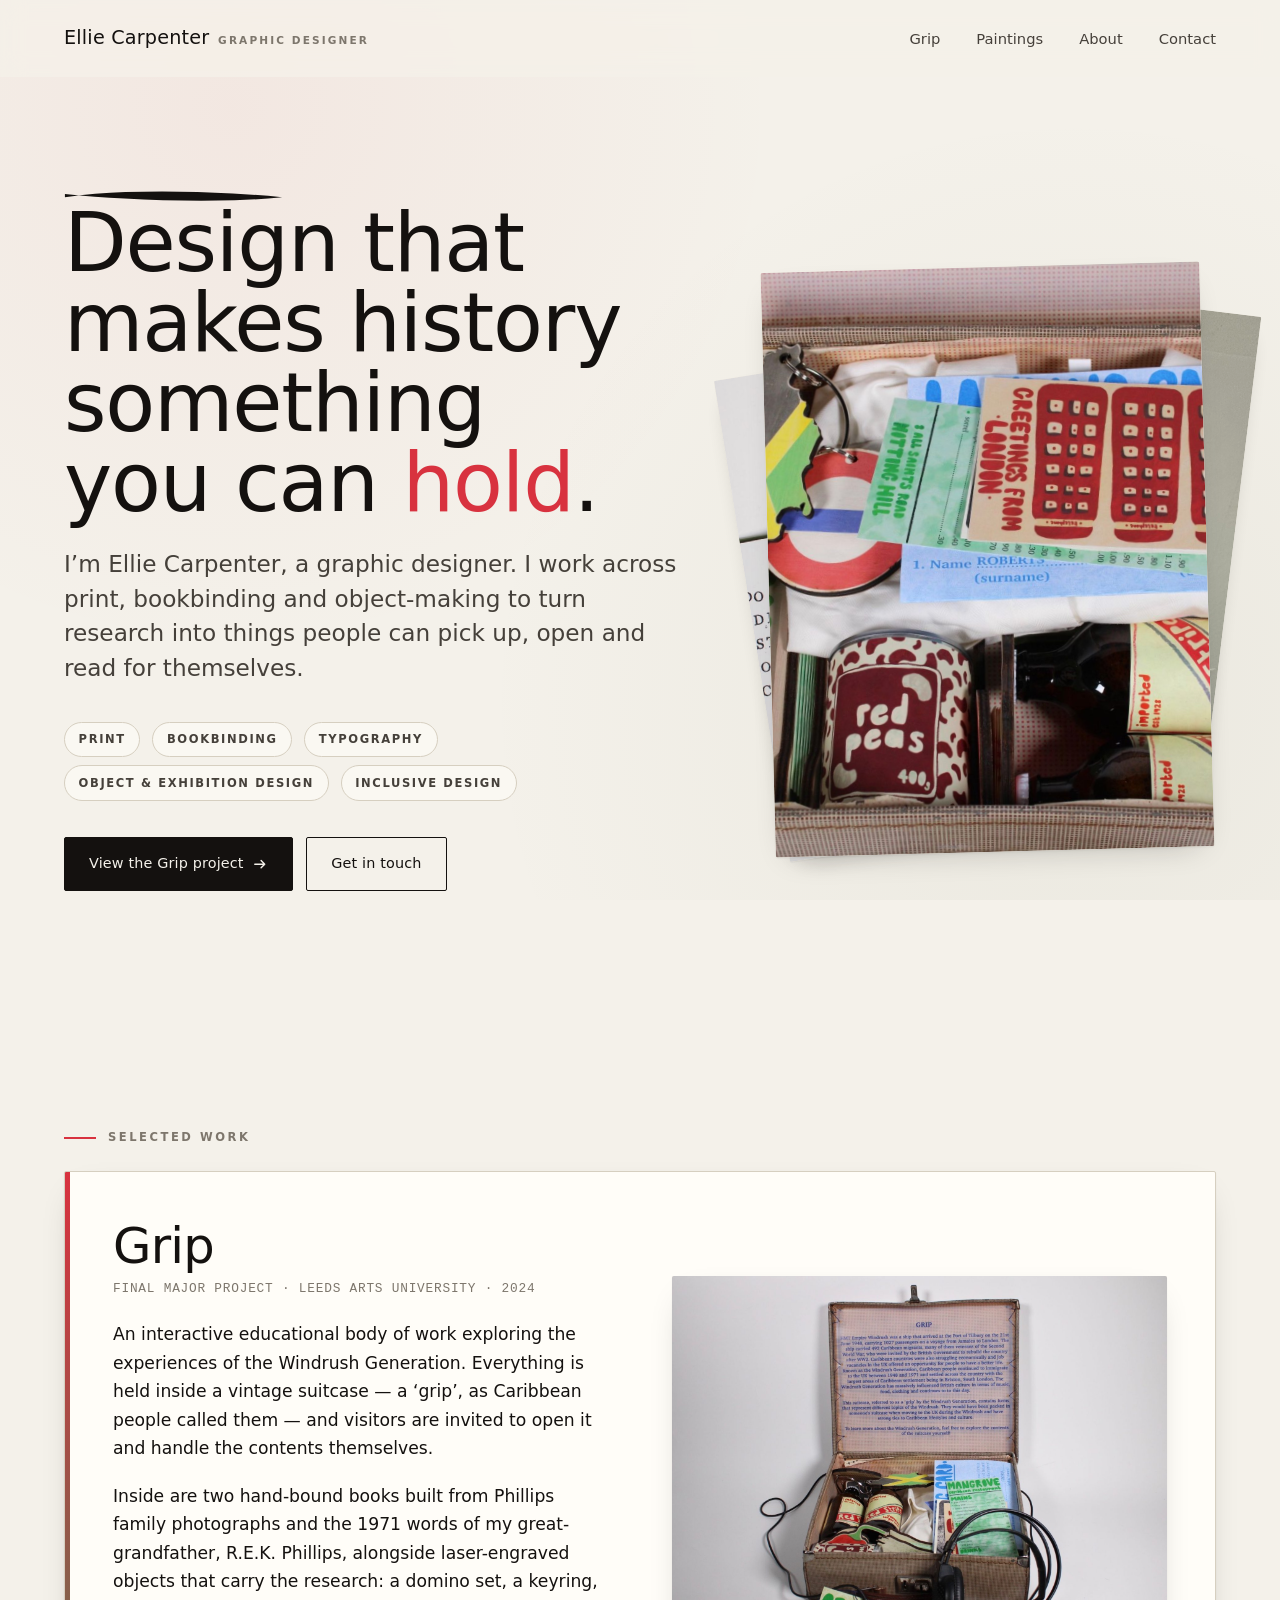
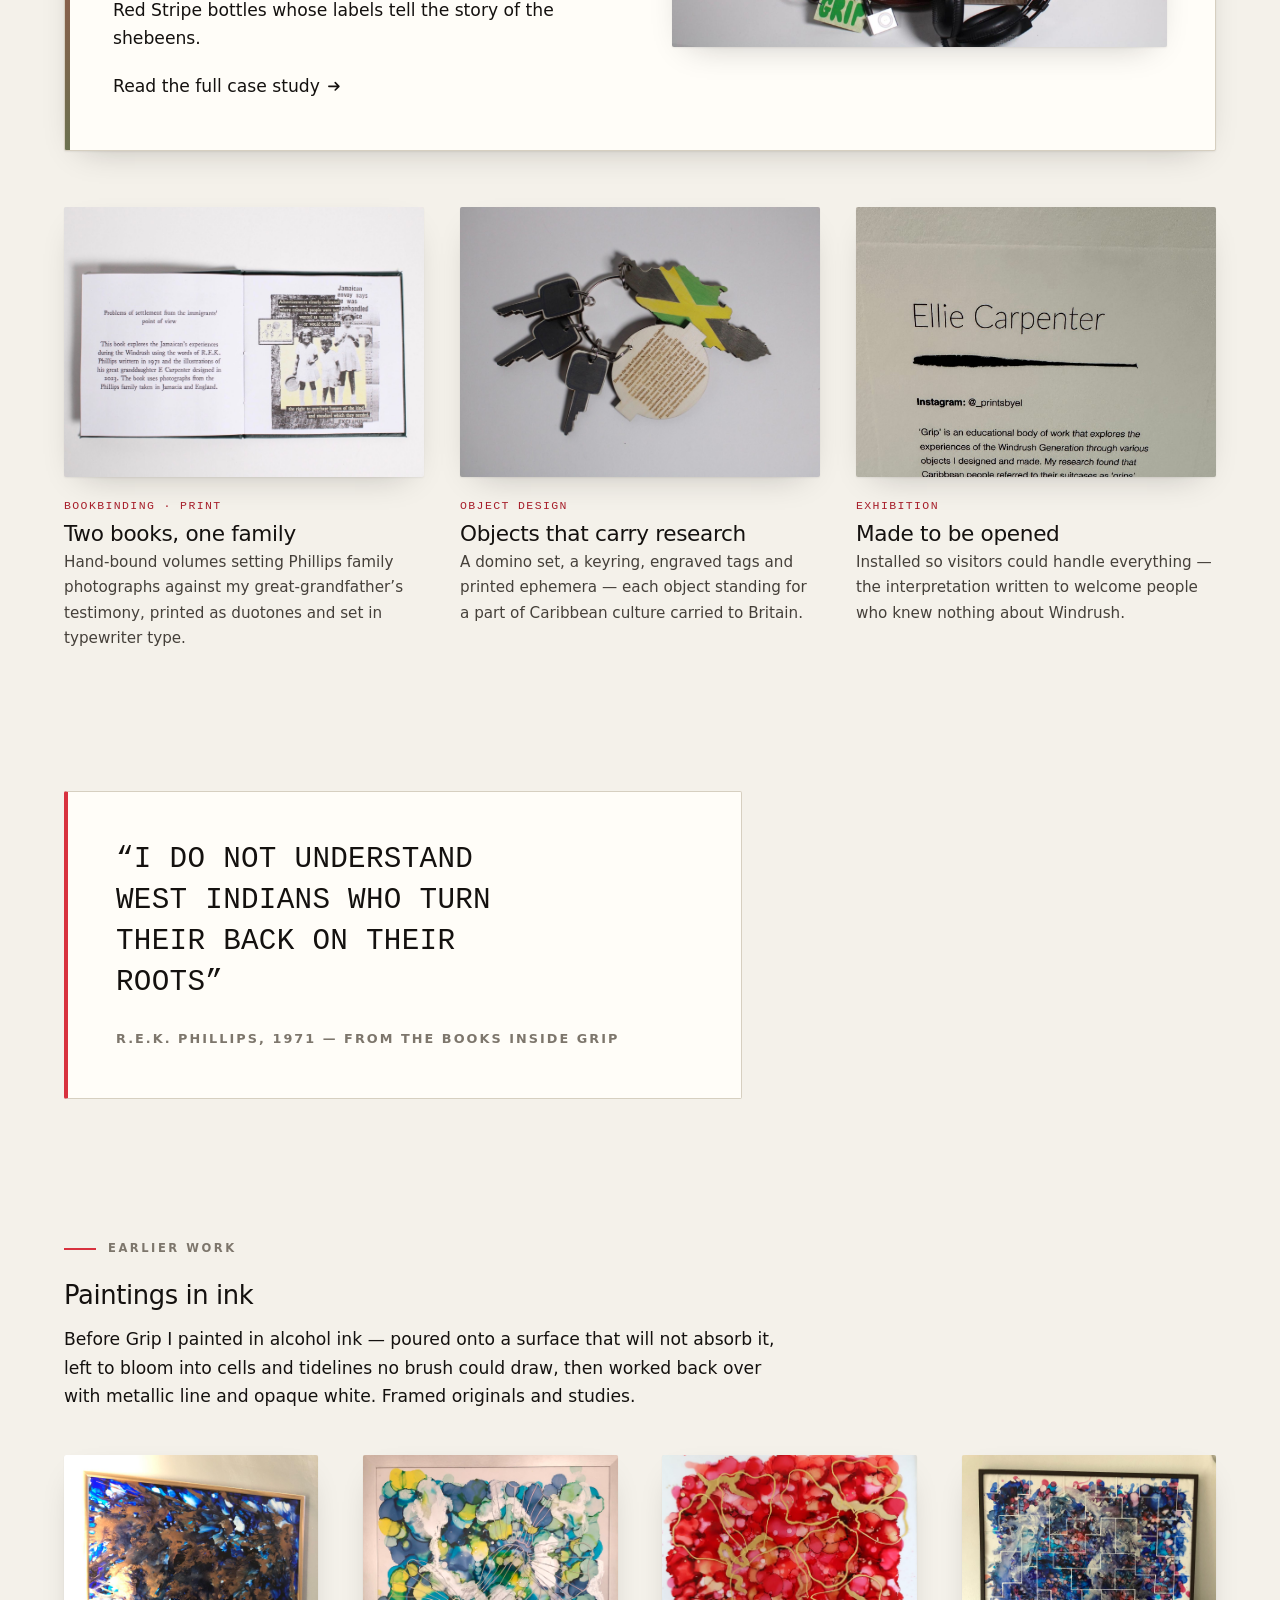
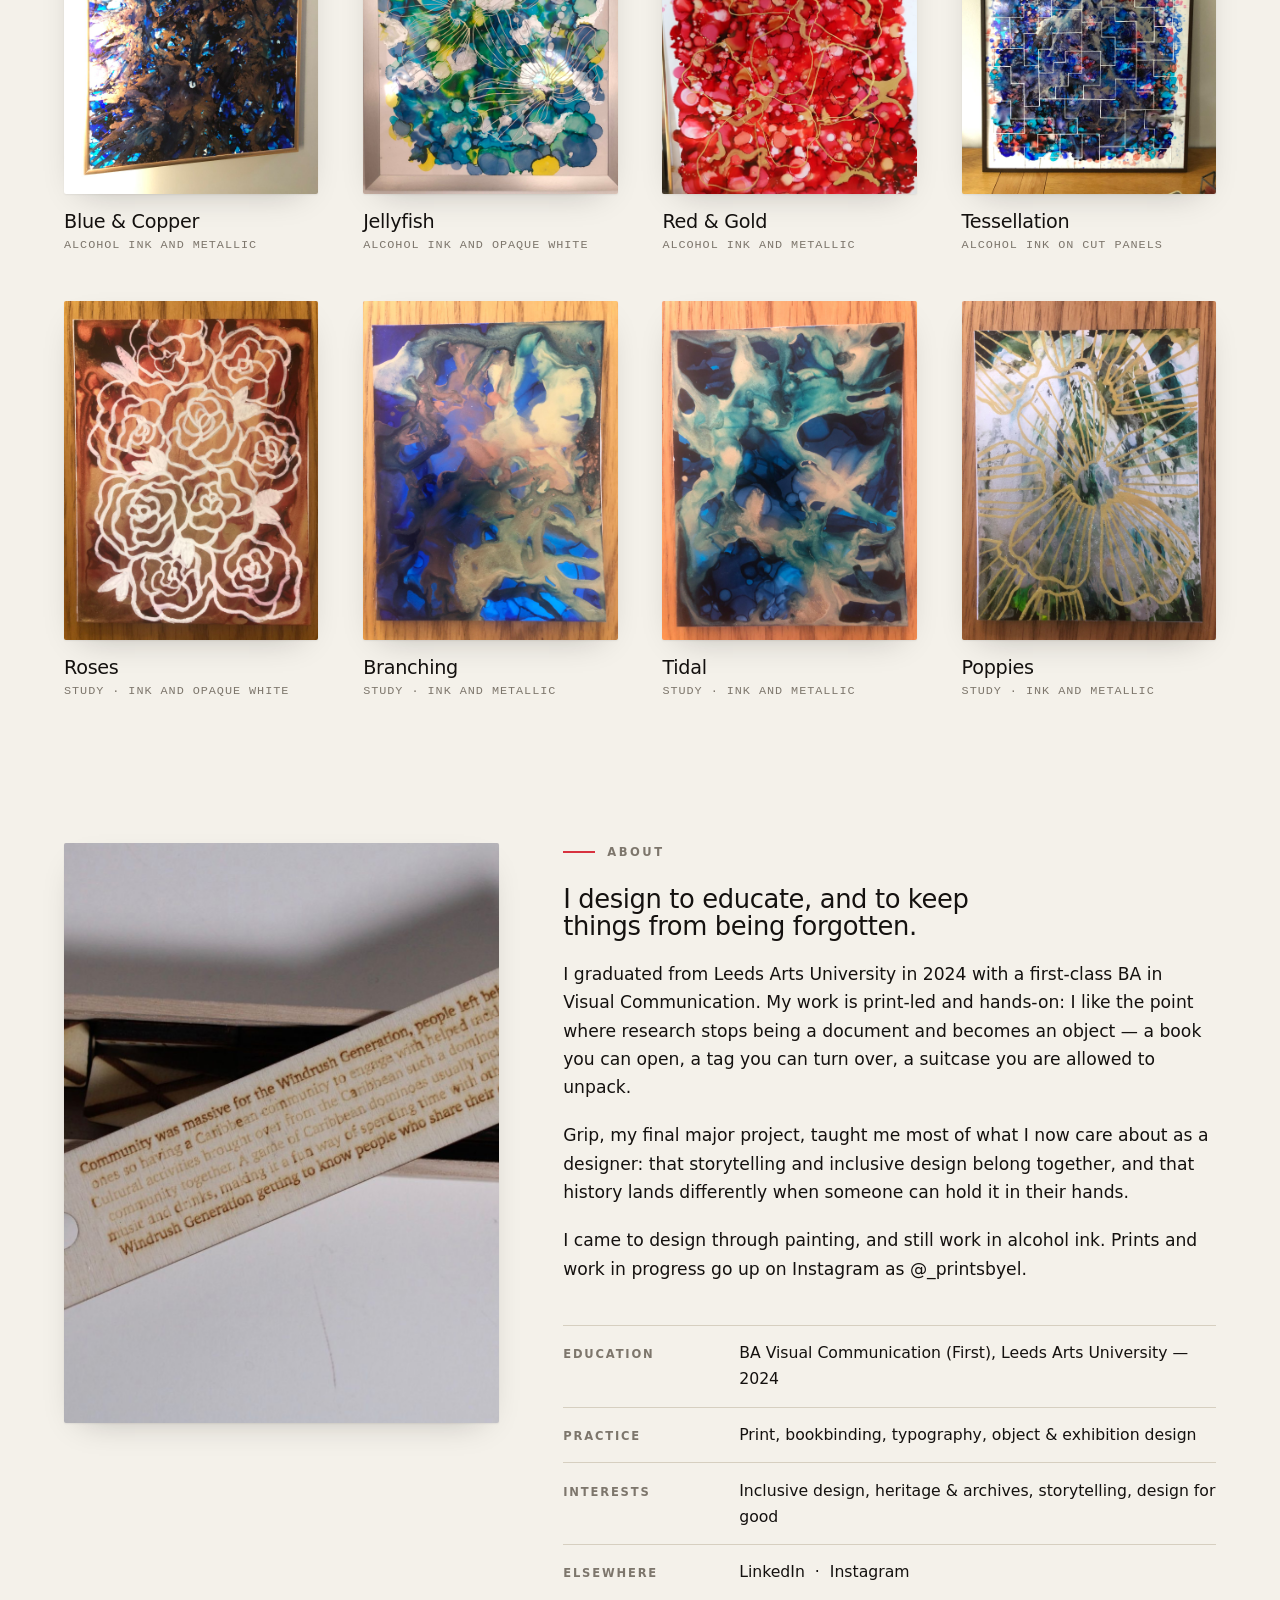
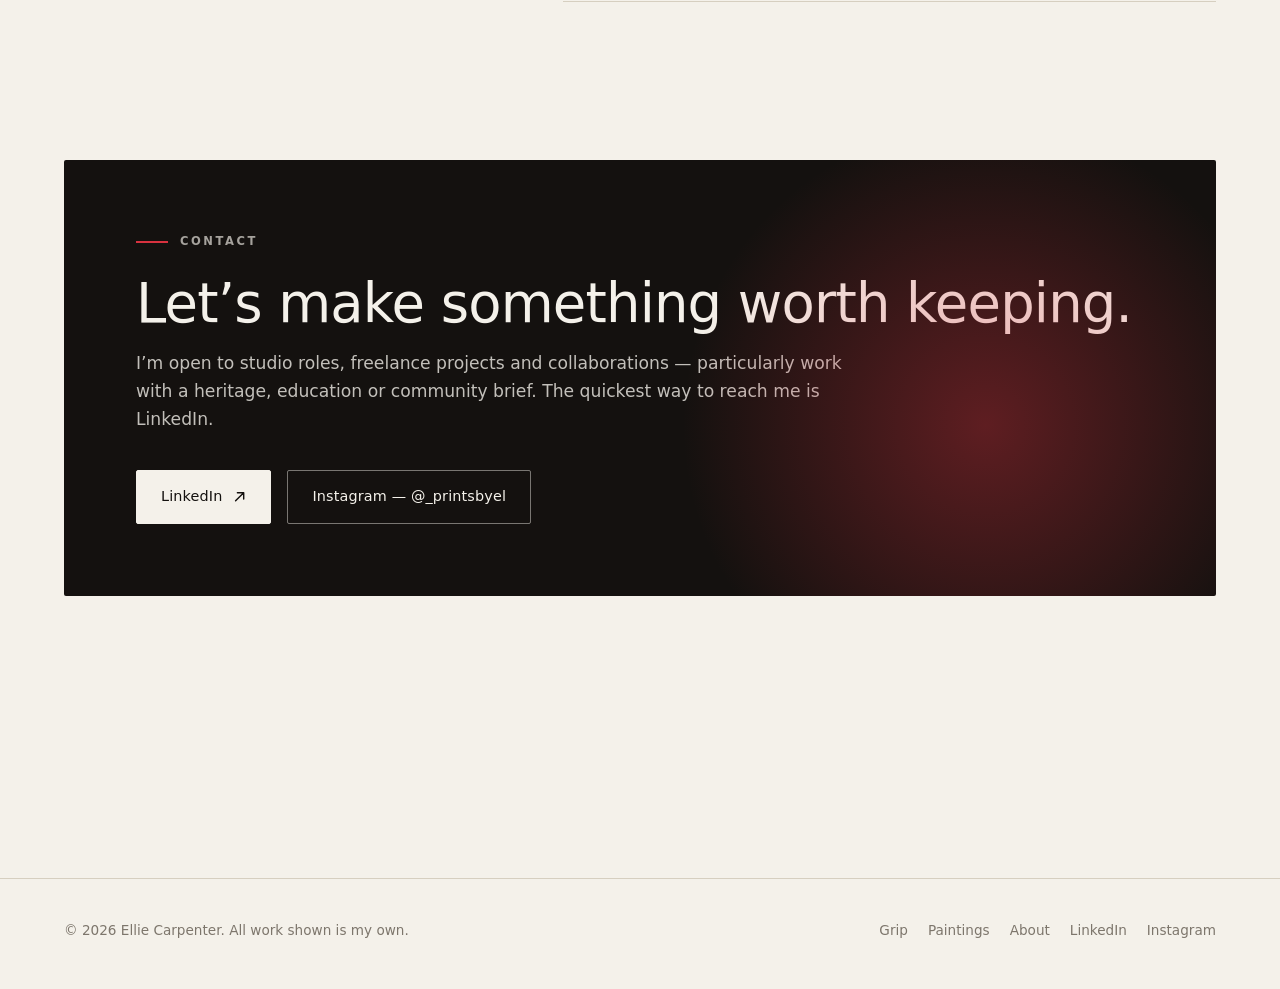
<file: index.html>
<!DOCTYPE html>
<html lang="en-GB">
<head>
<meta charset="utf-8">
<meta name="viewport" content="width=device-width, initial-scale=1">
<title>Ellie Carpenter — Graphic Designer</title>
<meta name="description" content="Ellie Carpenter is a graphic designer working in print, bookbinding and object design. Portfolio led by 'Grip', an interactive educational project on the Windrush Generation.">
<meta name="author" content="Ellie Carpenter">

<meta property="og:type" content="website">
<meta property="og:title" content="Ellie Carpenter — Graphic Designer">
<meta property="og:description" content="Print, bookbinding and object design. Featuring 'Grip', an interactive educational project on the Windrush Generation.">
<meta property="og:image" content="assets/images/grip-suitcase-lid.jpg">
<meta name="twitter:card" content="summary_large_image">

<link rel="icon" href="assets/favicon.svg" type="image/svg+xml">
<link rel="stylesheet" href="assets/css/style.css">
<!-- Marks the document as scripted, so the CSS only hides things it can
     later reveal. Without JS the page renders fully, just without motion. -->
<script>document.documentElement.className += " js";</script>
</head>
<body>

<a class="skip-link" href="#main">Skip to content</a>

<header class="site-header" id="siteHeader">
  <div class="shell site-header__inner">
    <a class="wordmark" href="index.html">
      <span>Ellie Carpenter</span>
      <em>Graphic Designer</em>
    </a>

    <button class="nav-toggle" type="button" aria-expanded="false" aria-controls="primaryNav" aria-label="Menu">
      <span></span>
    </button>

    <nav class="nav" id="primaryNav" aria-label="Primary">
      <ul>
        <li><a href="#work">Grip</a></li>
        <li><a href="#paintings">Paintings</a></li>
        <li><a href="#about">About</a></li>
        <li><a href="#contact">Contact</a></li>
      </ul>
    </nav>
  </div>
</header>

<main id="main">

  <!-- ============ Hero ============ -->
  <section class="hero">
    <div class="shell hero__grid">
      <div>
        <svg class="brush" viewBox="0 0 240 14" aria-hidden="true" focusable="false">
          <path fill="currentColor" d="M1 8.4c22-3.1 44-4.9 66-5.7 39-1.4 78-.6 117 1.5 18 1 36 2.3 54 4.1-17 1.9-35 2.9-52 3.4-40 1.2-80 .3-120-1.9-22-1.2-43-2.8-65-5.1Z"/>
        </svg>

        <h1>Design that makes history something you can&nbsp;<span class="accent">hold</span>.</h1>

        <p class="lede">
          I&rsquo;m Ellie Carpenter, a graphic designer. I work across print, bookbinding
          and object-making to turn research into things people can pick up, open and
          read for themselves.
        </p>

        <ul class="hero__meta">
          <li class="tag">Print</li>
          <li class="tag">Bookbinding</li>
          <li class="tag">Typography</li>
          <li class="tag">Object &amp; exhibition design</li>
          <li class="tag">Inclusive design</li>
        </ul>

        <div class="hero__actions">
          <a class="btn" href="projects/grip.html">
            View the Grip project
            <svg viewBox="0 0 16 16" fill="none" aria-hidden="true"><path d="M2 8h11M9 4l4 4-4 4" stroke="currentColor" stroke-width="1.6" stroke-linecap="round" stroke-linejoin="round"/></svg>
          </a>
          <a class="btn btn--ghost" href="#contact">Get in touch</a>
        </div>
      </div>

      <!-- Three sheets from Grip: the books, the card, the grip itself. -->
      <div class="hero__stack" aria-hidden="false">
        <figure class="frame frame--tall">
          <div class="frame__placeholder"><span>Grip &mdash; the books</span><small>Photograph</small></div>
          <img src="assets/images/grip-book-roots.jpg" alt="A hand-bound book open on a typewritten quotation facing a red duotone print of three children.">
        </figure>
        <figure class="frame frame--tall frame--olive">
          <div class="frame__placeholder"><span>Grip &mdash; exhibition card</span><small>Photograph</small></div>
          <img src="assets/images/grip-exhibition-card.jpg" alt="The printed exhibition card for Grip, showing Ellie Carpenter's name above an inked brush stroke and the project statement.">
        </figure>
        <figure class="frame frame--tall">
          <div class="frame__placeholder"><span>Grip &mdash; the suitcase</span><small>Photograph</small></div>
          <img src="assets/images/grip-suitcase-open.jpg" alt="The open Grip suitcase seen from above, packed with a Jamaica keyring, a Mangrove menu, a landing card and Red Stripe bottles.">
        </figure>
      </div>
    </div>
  </section>

  <!-- ============ Grip ============ -->
  <section class="section" id="work">
    <div class="shell">
      <p class="eyebrow">Selected work</p>

      <div class="featured reveal">
        <div>
          <h3>Grip</h3>
          <p class="featured__meta">Final major project &middot; Leeds Arts University &middot; 2024</p>
          <p>
            An interactive educational body of work exploring the experiences of the Windrush
            Generation. Everything is held inside a vintage suitcase &mdash; a &lsquo;grip&rsquo;,
            as Caribbean people called them &mdash; and visitors are invited to open it and
            handle the contents themselves.
          </p>
          <p>
            Inside are two hand-bound books built from Phillips family photographs and the
            1971 words of my great-grandfather, R.E.K. Phillips, alongside laser-engraved
            objects that carry the research: a domino set, a keyring, Red Stripe bottles
            whose labels tell the story of the shebeens.
          </p>
          <p>
            <a class="link" href="projects/grip.html">
              Read the full case study
              <svg viewBox="0 0 16 16" fill="none" aria-hidden="true"><path d="M2 8h11M9 4l4 4-4 4" stroke="currentColor" stroke-width="1.8" stroke-linecap="round" stroke-linejoin="round"/></svg>
            </a>
          </p>
        </div>

        <figure class="frame frame--spread">
          <div class="frame__placeholder"><span>Grip &mdash; the suitcase</span><small>Photograph</small></div>
          <img src="assets/images/grip-suitcase-lid.jpg" alt="The open Grip suitcase, its lid printed with the project's introduction to the Windrush Generation, with headphones and an iPod alongside." loading="lazy">
        </figure>
      </div>

      <!-- Three ways into the case study. -->
      <div class="grid" style="margin-top: clamp(2rem, 5vw, 3.5rem)">
        <a class="card reveal" href="projects/grip.html#books">
          <figure class="frame frame--spread">
            <div class="frame__placeholder"><span>The books</span><small>Photograph</small></div>
            <img src="assets/images/grip-book-credit.jpg" alt="The book's credit spread, naming R.E.K. Phillips as author of the 1971 words, facing a collage of press cuttings." loading="lazy">
          </figure>
          <div>
            <span class="card__kicker">Bookbinding &middot; Print</span>
            <h3>Two books, one family</h3>
            <p>Hand-bound volumes setting Phillips family photographs against my great-grandfather&rsquo;s testimony, printed as duotones and set in typewriter type.</p>
          </div>
        </a>

        <a class="card reveal" href="projects/grip.html#objects">
          <figure class="frame frame--spread frame--olive">
            <div class="frame__placeholder"><span>Laser-engraved objects</span><small>Photograph</small></div>
            <img src="assets/images/grip-keyring.jpg" alt="A laser-cut keyring: wooden keys, a Jamaica-shaped tag painted with the flag, and a round tag engraved with the history of the Clapham South shelter." loading="lazy">
          </figure>
          <div>
            <span class="card__kicker">Object design</span>
            <h3>Objects that carry research</h3>
            <p>A domino set, a keyring, engraved tags and printed ephemera &mdash; each object standing for a part of Caribbean culture carried to Britain.</p>
          </div>
        </a>

        <a class="card reveal" href="projects/grip.html#exhibition">
          <figure class="frame frame--spread frame--top frame--ink">
            <div class="frame__placeholder"><span>Degree show</span><small>Photograph</small></div>
            <img src="assets/images/grip-exhibition-card.jpg" alt="The printed exhibition card for Grip, showing Ellie Carpenter's name above an inked brush stroke and the project statement." loading="lazy">
          </figure>
          <div>
            <span class="card__kicker">Exhibition</span>
            <h3>Made to be opened</h3>
            <p>Installed so visitors could handle everything &mdash; the interpretation written to welcome people who knew nothing about Windrush.</p>
          </div>
        </a>
      </div>

      <!--
        ADDING A NEW PROJECT
        Copy the <div class="featured reveal"> block above, point its link at the
        new page, and drop the photograph into assets/images/ using the filename
        in the src.
      -->
    </div>
  </section>

  <!-- ============ Quote ============ -->
  <section class="section" style="padding-top:0">
    <div class="shell">
      <div class="pullquote reveal">
        <blockquote>
          <p class="stamp">&ldquo;I do not understand West Indians who turn their back on their roots&rdquo;</p>
        </blockquote>
        <cite>R.E.K. Phillips, 1971 &mdash; from the books inside Grip</cite>
      </div>
    </div>
  </section>

  <!-- ============ Paintings — earlier work ============ -->
  <section class="section" style="padding-top:0" id="paintings">
    <div class="shell">
      <p class="eyebrow">Earlier work</p>

      <div class="column" style="margin-bottom:clamp(2rem,4vw,2.75rem)">
        <h2 style="font-size:clamp(1.75rem,1.2rem+2vw,2.6rem);margin-bottom:1rem">Paintings in ink</h2>
        <p>
          Before Grip I painted in alcohol ink &mdash; poured onto a surface that will not
          absorb it, left to bloom into cells and tidelines no brush could draw, then worked
          back over with metallic line and opaque white. Framed originals and studies.
        </p>
      </div>

      <div class="gallery gallery--studies">
        <figure class="reveal">
          <div class="frame frame--tall frame--zoomable">
            <div class="frame__placeholder"><span>Blue &amp; copper</span><small>Painting</small></div>
            <img src="assets/images/painting-blue-copper.jpg" alt="Framed abstract in deep blues, white and copper, with long drips falling from the lower edge." loading="lazy" data-caption="Blue &amp; Copper — alcohol ink and metallic, framed.">
          </div>
          <h3>Blue &amp; Copper</h3>
          <p class="meta">Alcohol ink and metallic</p>
        </figure>

        <figure class="reveal">
          <div class="frame frame--tall frame--zoomable frame--olive">
            <div class="frame__placeholder"><span>Jellyfish</span><small>Painting</small></div>
            <img src="assets/images/painting-jellyfish.jpg" alt="Framed painting of pale jellyfish drawn over blooming teal, green and yellow ink." loading="lazy" data-caption="Jellyfish — drawn over blooming teal, green and yellow ink.">
          </div>
          <h3>Jellyfish</h3>
          <p class="meta">Alcohol ink and opaque white</p>
        </figure>

        <figure class="reveal">
          <div class="frame frame--tall frame--zoomable">
            <div class="frame__placeholder"><span>Red &amp; gold</span><small>Painting</small></div>
            <img src="assets/images/painting-red-gold.jpg" alt="Framed painting of dense red and pink ink cells crossed by a continuous meandering gold line." loading="lazy" data-caption="Red &amp; Gold — a single gold line wandering across dense red cells.">
          </div>
          <h3>Red &amp; Gold</h3>
          <p class="meta">Alcohol ink and metallic</p>
        </figure>

        <figure class="reveal">
          <div class="frame frame--tall frame--zoomable frame--ink">
            <div class="frame__placeholder"><span>Tessellation</span><small>Painting</small></div>
            <img src="assets/images/painting-tessellation.jpg" alt="Framed work assembled from many small ink panels interlocking in a stepped pattern, in blues, corals and greys." loading="lazy" data-caption="Tessellation — many small ink panels cut and interlocked into one image.">
          </div>
          <h3>Tessellation</h3>
          <p class="meta">Alcohol ink on cut panels</p>
        </figure>

        <figure class="reveal">
          <div class="frame frame--tall frame--zoomable">
            <div class="frame__placeholder"><span>Roses</span><small>Study</small></div>
            <img src="assets/images/study-roses.jpg" alt="Study of white outlined roses and leaves over a rust, copper and deep red ink ground." loading="lazy" data-caption="Roses — white line over a rust and copper ground.">
          </div>
          <h3>Roses</h3>
          <p class="meta">Study &middot; ink and opaque white</p>
        </figure>

        <figure class="reveal">
          <div class="frame frame--tall frame--zoomable frame--olive">
            <div class="frame__placeholder"><span>Branching</span><small>Study</small></div>
            <img src="assets/images/study-blue-copper.jpg" alt="Study in cobalt blue and copper with pale branching forms." loading="lazy" data-caption="Branching — cobalt and copper.">
          </div>
          <h3>Branching</h3>
          <p class="meta">Study &middot; ink and metallic</p>
        </figure>

        <figure class="reveal">
          <div class="frame frame--tall frame--zoomable frame--ink">
            <div class="frame__placeholder"><span>Tidal</span><small>Study</small></div>
            <img src="assets/images/study-teal-gold.jpg" alt="Study in navy and teal with gold branching forms spreading across the sheet." loading="lazy" data-caption="Tidal — navy, teal and gold.">
          </div>
          <h3>Tidal</h3>
          <p class="meta">Study &middot; ink and metallic</p>
        </figure>

        <figure class="reveal">
          <div class="frame frame--tall frame--zoomable">
            <div class="frame__placeholder"><span>Poppies</span><small>Study</small></div>
            <img src="assets/images/study-green-poppies.jpg" alt="Study of gold outlined poppies over a white, grey and deep green ink ground." loading="lazy" data-caption="Poppies — gold line over green and white.">
          </div>
          <h3>Poppies</h3>
          <p class="meta">Study &middot; ink and metallic</p>
        </figure>
      </div>
    </div>
  </section>

  <!-- ============ About ============ -->
  <section class="section" id="about" style="padding-top:0">
    <div class="shell about">
      <!-- Standing in until a portrait photograph is available: swap the src
           for assets/images/ellie-portrait.jpg and update the alt text. -->
      <figure class="frame frame--tall frame--ink reveal">
        <div class="frame__placeholder"><span>Ellie Carpenter</span><small>Portrait</small></div>
        <img src="assets/images/grip-dominoes.jpg" alt="The laser-engraved domino set from Grip, in its box with an engraved interpretation tag." loading="lazy">
      </figure>

      <div class="reveal">
        <p class="eyebrow">About</p>
        <h2 style="font-size:clamp(1.9rem,1.3rem+2.4vw,2.9rem);margin-bottom:1.25rem">
          I design to educate, and to keep things from being forgotten.
        </h2>

        <p>
          I graduated from Leeds Arts University in 2024 with a first-class BA in Visual
          Communication. My work is print-led and hands-on: I like the point where research
          stops being a document and becomes an object &mdash; a book you can open, a tag
          you can turn over, a suitcase you are allowed to unpack.
        </p>
        <p>
          Grip, my final major project, taught me most of what I now care about as a designer:
          that storytelling and inclusive design belong together, and that history lands
          differently when someone can hold it in their hands.
        </p>
        <p>
          I came to design through painting, and still work in alcohol ink. Prints and work
          in progress go up on Instagram as
          <a class="link" href="https://www.instagram.com/_printsbyel/" target="_blank" rel="noopener">@_printsbyel</a>.
        </p>

        <dl class="facts">
          <div>
            <dt>Education</dt>
            <dd>BA Visual Communication (First), Leeds Arts University &mdash; 2024</dd>
          </div>
          <div>
            <dt>Practice</dt>
            <dd>Print, bookbinding, typography, object &amp; exhibition design</dd>
          </div>
          <div>
            <dt>Interests</dt>
            <dd>Inclusive design, heritage &amp; archives, storytelling, design for good</dd>
          </div>
          <div>
            <dt>Elsewhere</dt>
            <dd>
              <a class="link" href="https://www.linkedin.com/in/ellie-carpenter-a3a62b256/" target="_blank" rel="noopener">LinkedIn</a>
              &nbsp;&middot;&nbsp;
              <a class="link" href="https://www.instagram.com/_printsbyel/" target="_blank" rel="noopener">Instagram</a>
            </dd>
          </div>
        </dl>
      </div>
    </div>
  </section>

  <!-- ============ Contact ============ -->
  <section class="section" id="contact" style="padding-top:0">
    <div class="shell">
      <div class="contact reveal">
        <p class="eyebrow">Contact</p>
        <h2>Let&rsquo;s make something worth keeping.</h2>
        <p>
          I&rsquo;m open to studio roles, freelance projects and collaborations &mdash;
          particularly work with a heritage, education or community brief. The quickest
          way to reach me is LinkedIn.
        </p>

        <div class="contact__links">
          <!-- To add an email button, uncomment and drop in the address:
          <a class="btn" href="mailto:hello@example.com">Email me</a>
          -->
          <a class="btn" href="https://www.linkedin.com/in/ellie-carpenter-a3a62b256/" target="_blank" rel="noopener">
            LinkedIn
            <svg viewBox="0 0 16 16" fill="none" aria-hidden="true"><path d="M6 3h7v7M13 3 4 12" stroke="currentColor" stroke-width="1.6" stroke-linecap="round" stroke-linejoin="round"/></svg>
          </a>
          <a class="btn btn--ghost" href="https://www.instagram.com/_printsbyel/" target="_blank" rel="noopener">
            Instagram &mdash; @_printsbyel
          </a>
        </div>
      </div>
    </div>
  </section>

</main>

<footer class="site-footer">
  <div class="shell site-footer__inner">
    <p style="margin:0">&copy; <span id="year">2024</span> Ellie Carpenter. All work shown is my own.</p>
    <ul>
      <li><a href="#work">Grip</a></li>
      <li><a href="#paintings">Paintings</a></li>
      <li><a href="#about">About</a></li>
      <li><a href="https://www.linkedin.com/in/ellie-carpenter-a3a62b256/" target="_blank" rel="noopener">LinkedIn</a></li>
      <li><a href="https://www.instagram.com/_printsbyel/" target="_blank" rel="noopener">Instagram</a></li>
    </ul>
  </div>
</footer>

<script src="assets/js/main.js" defer></script>
</body>
</html>
</file>
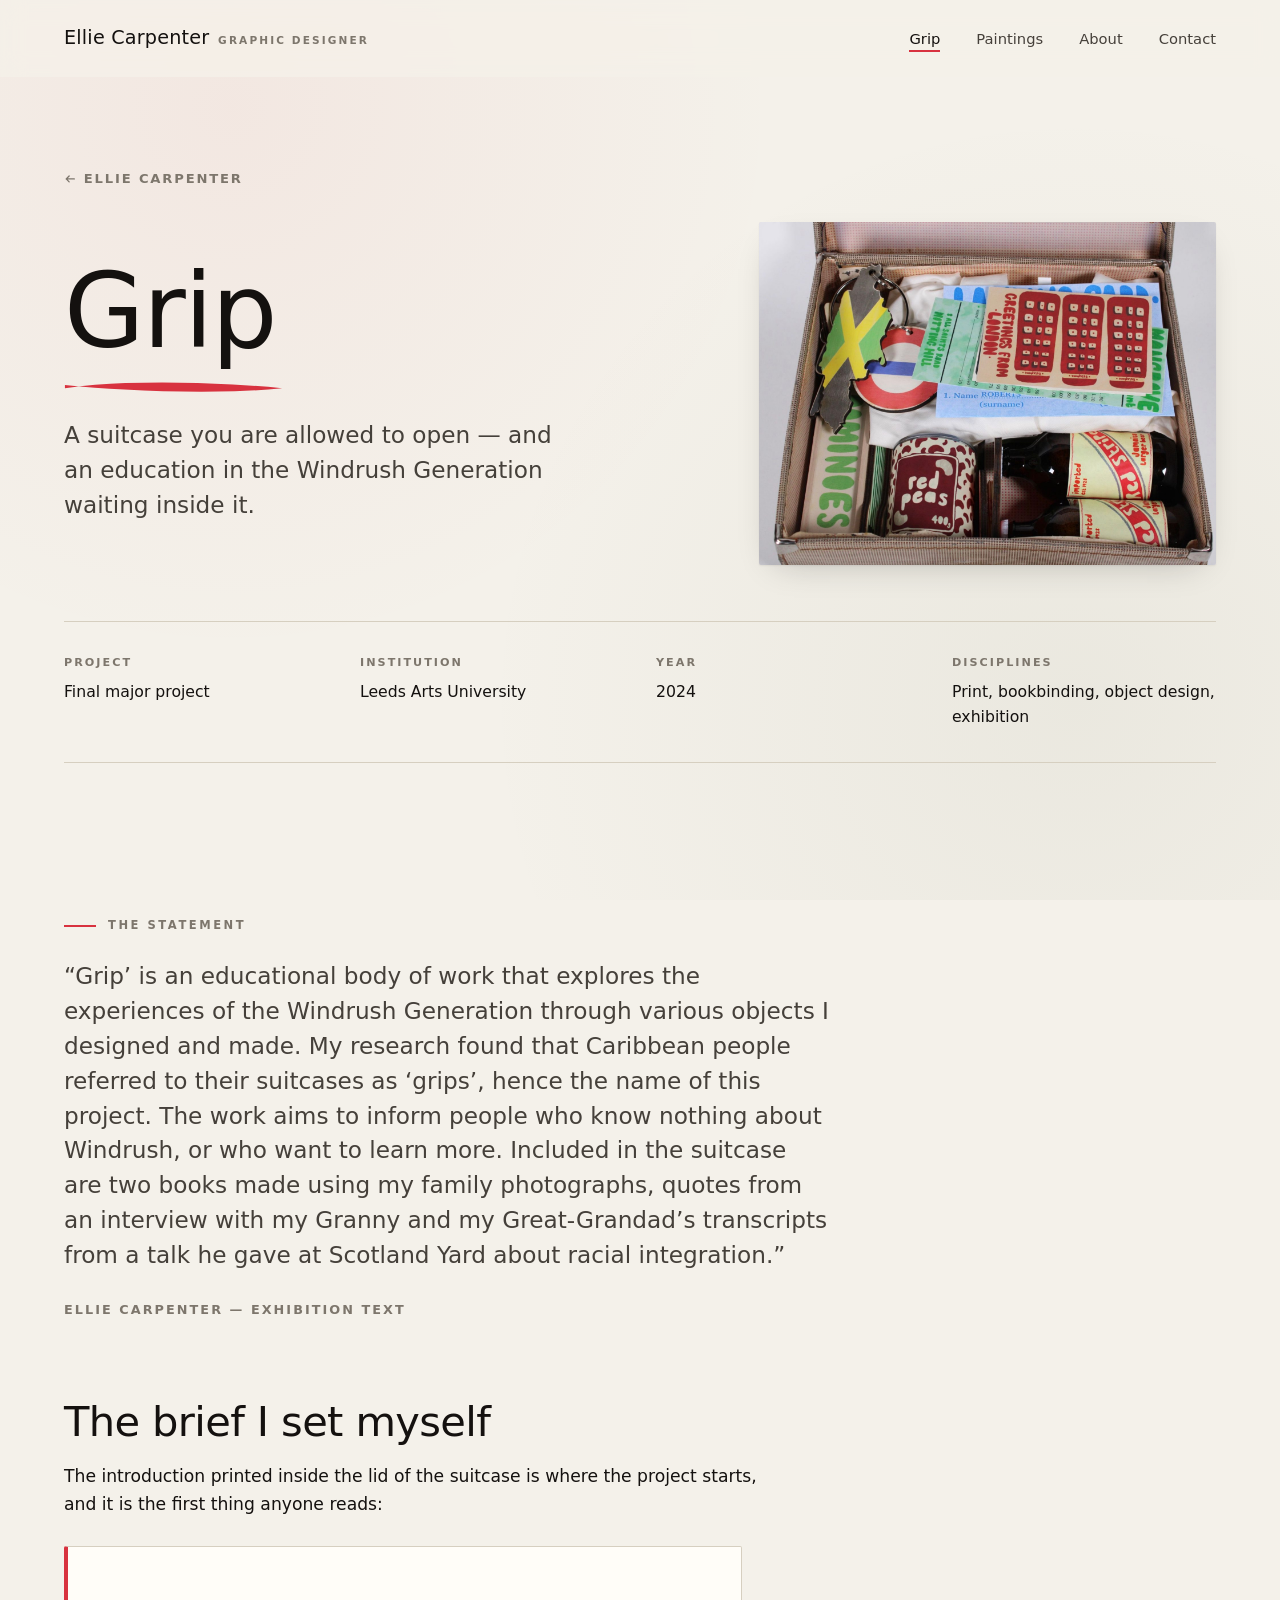
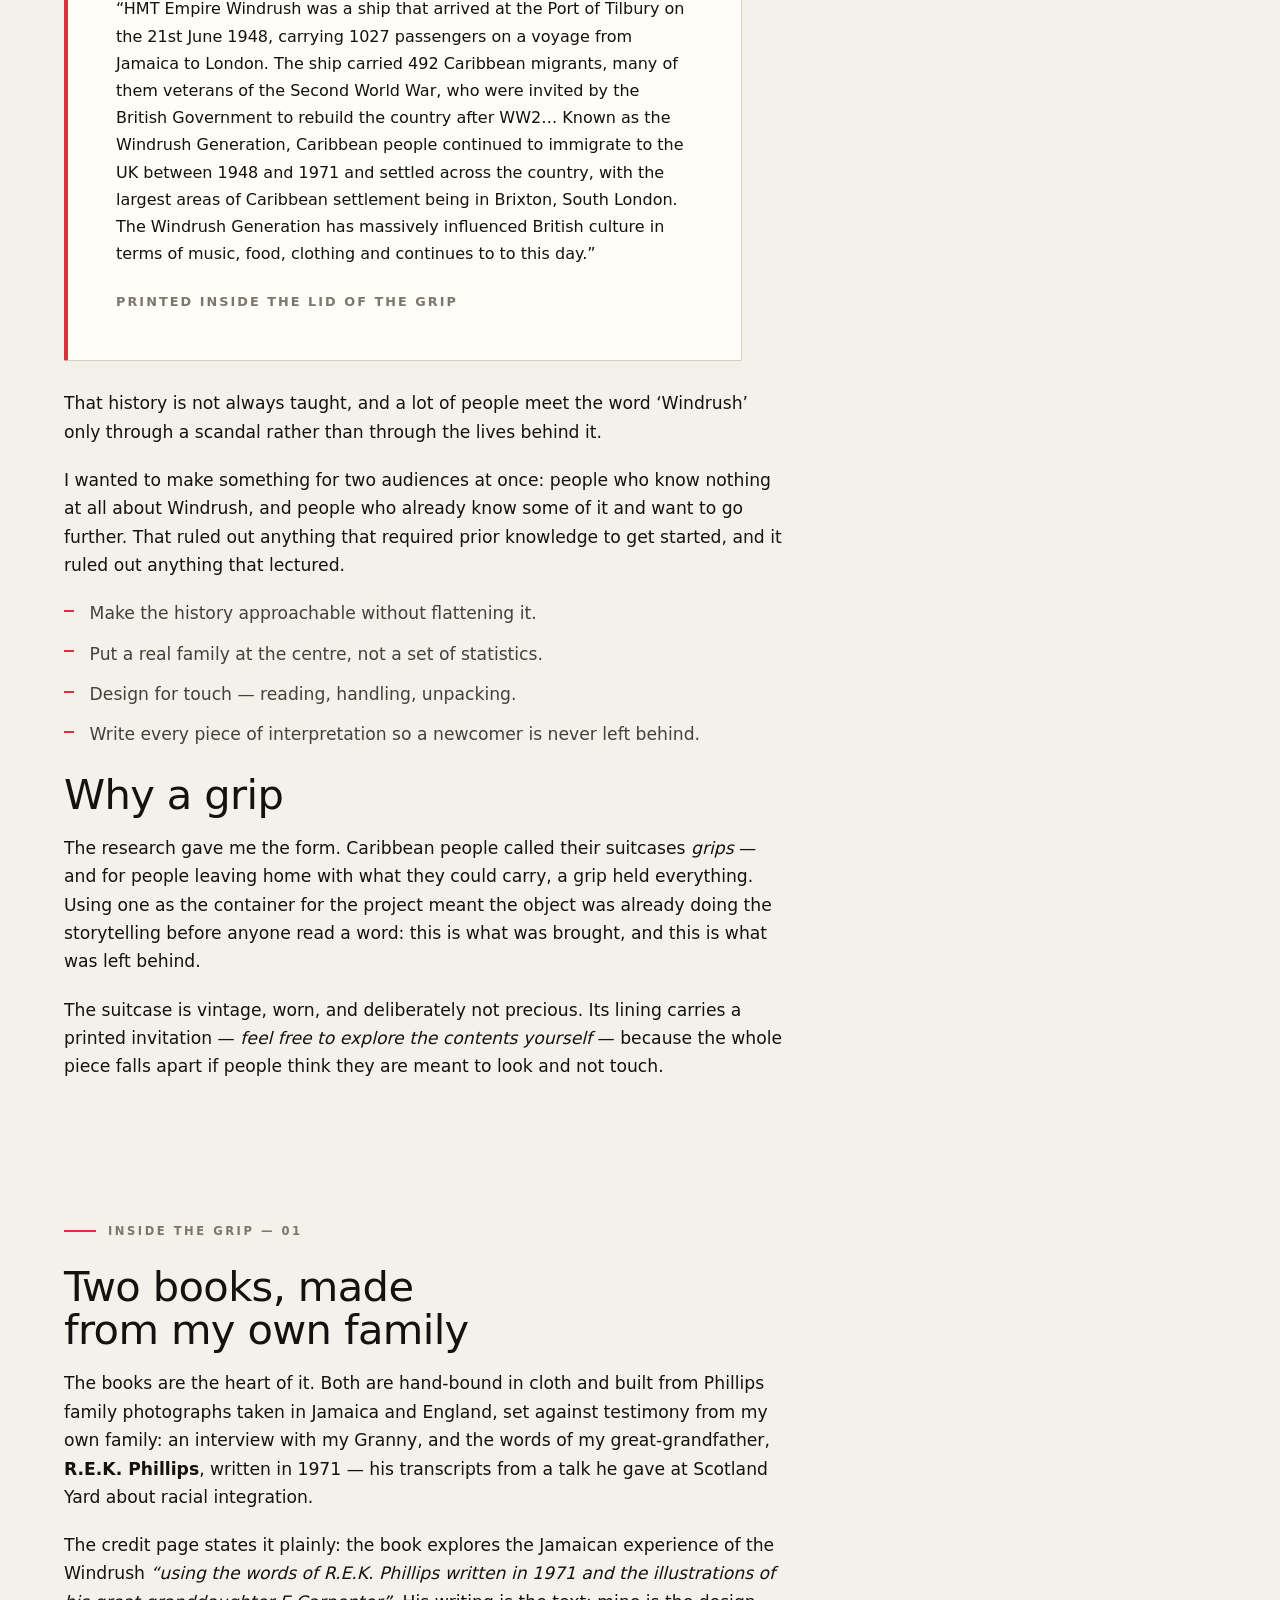
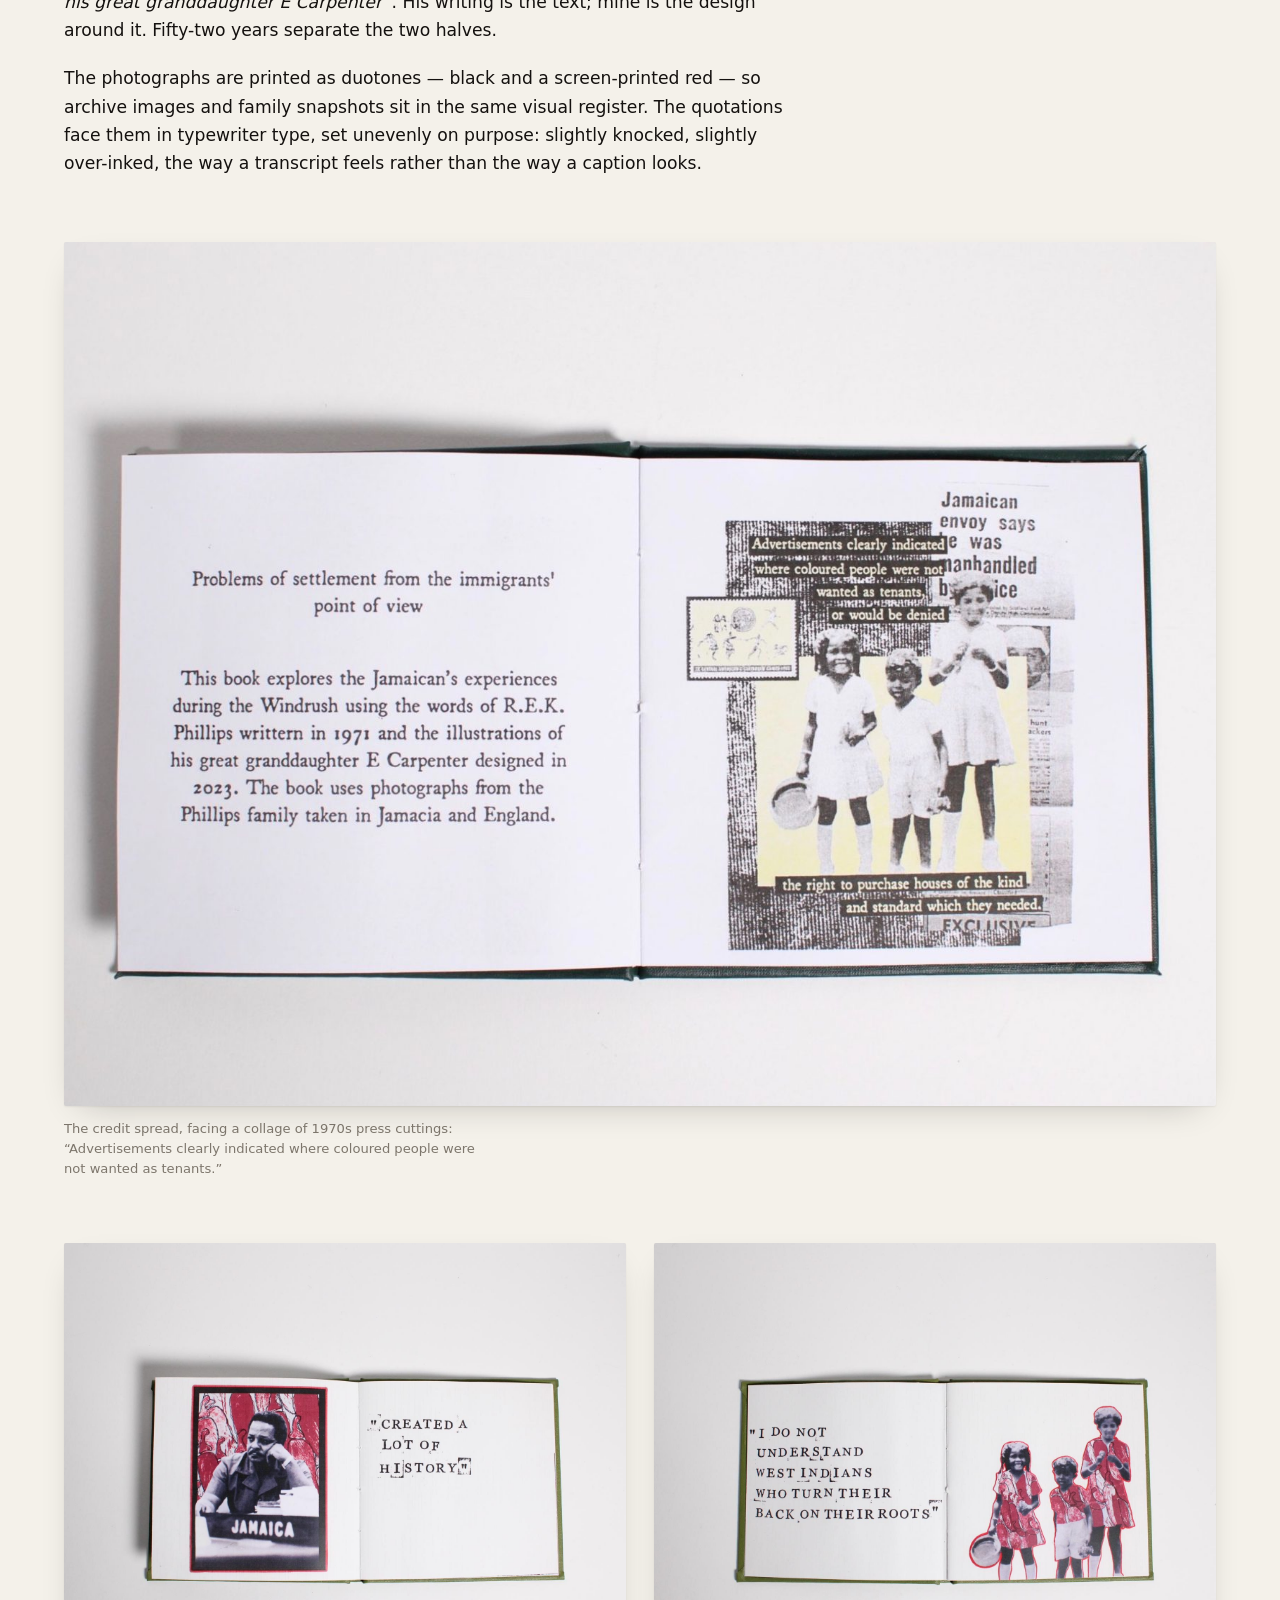
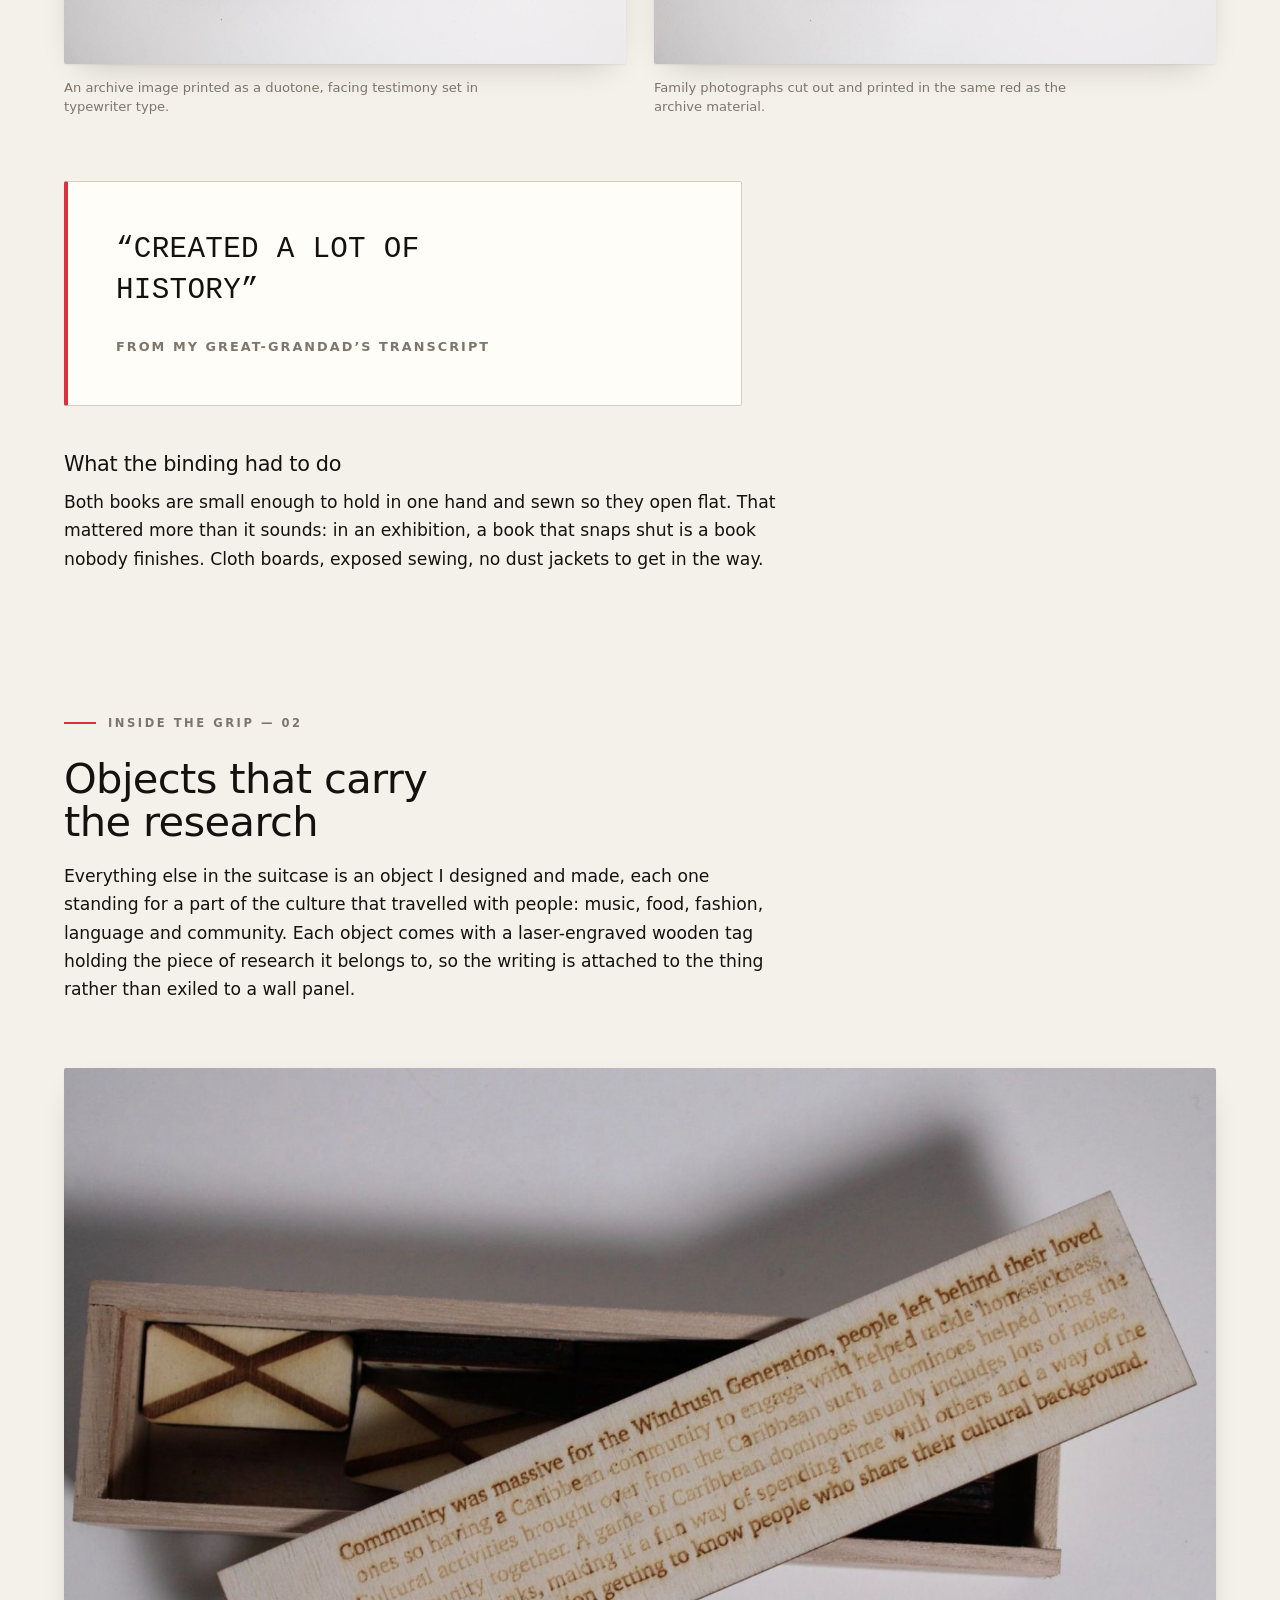
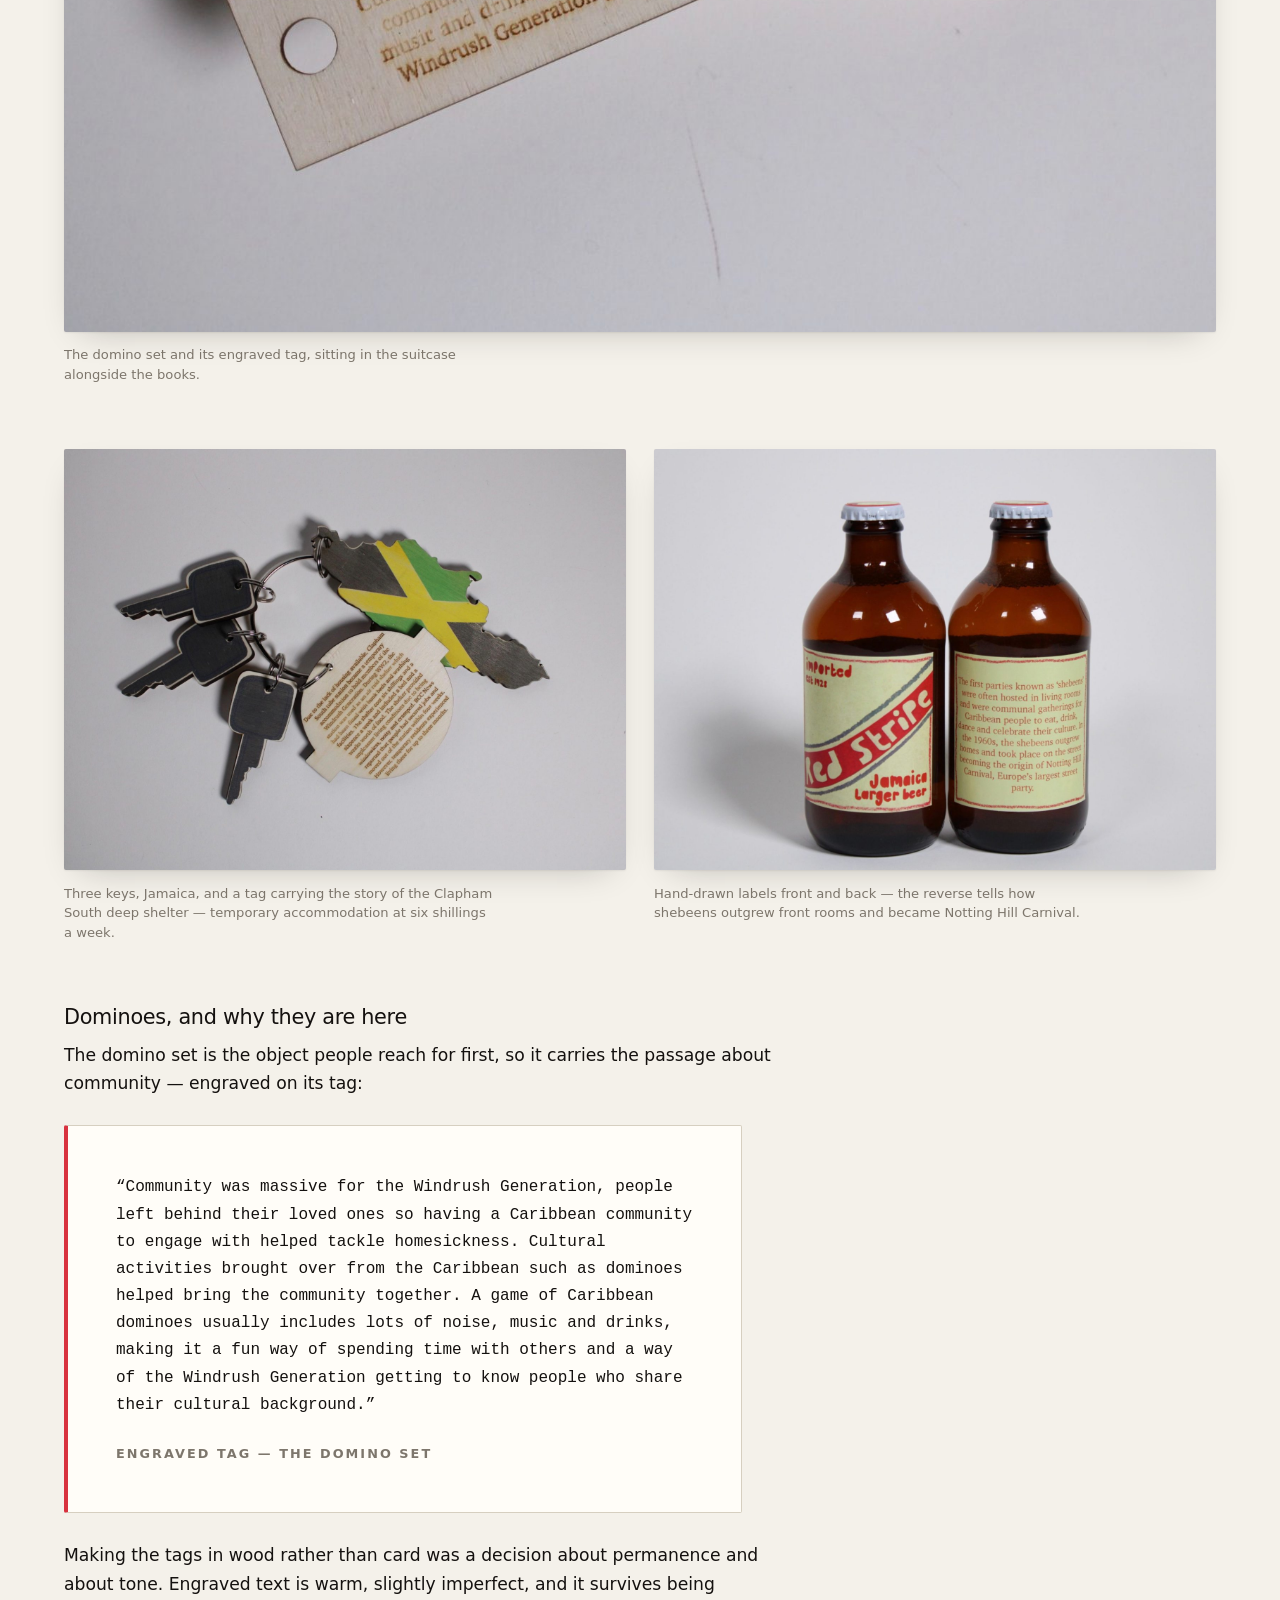
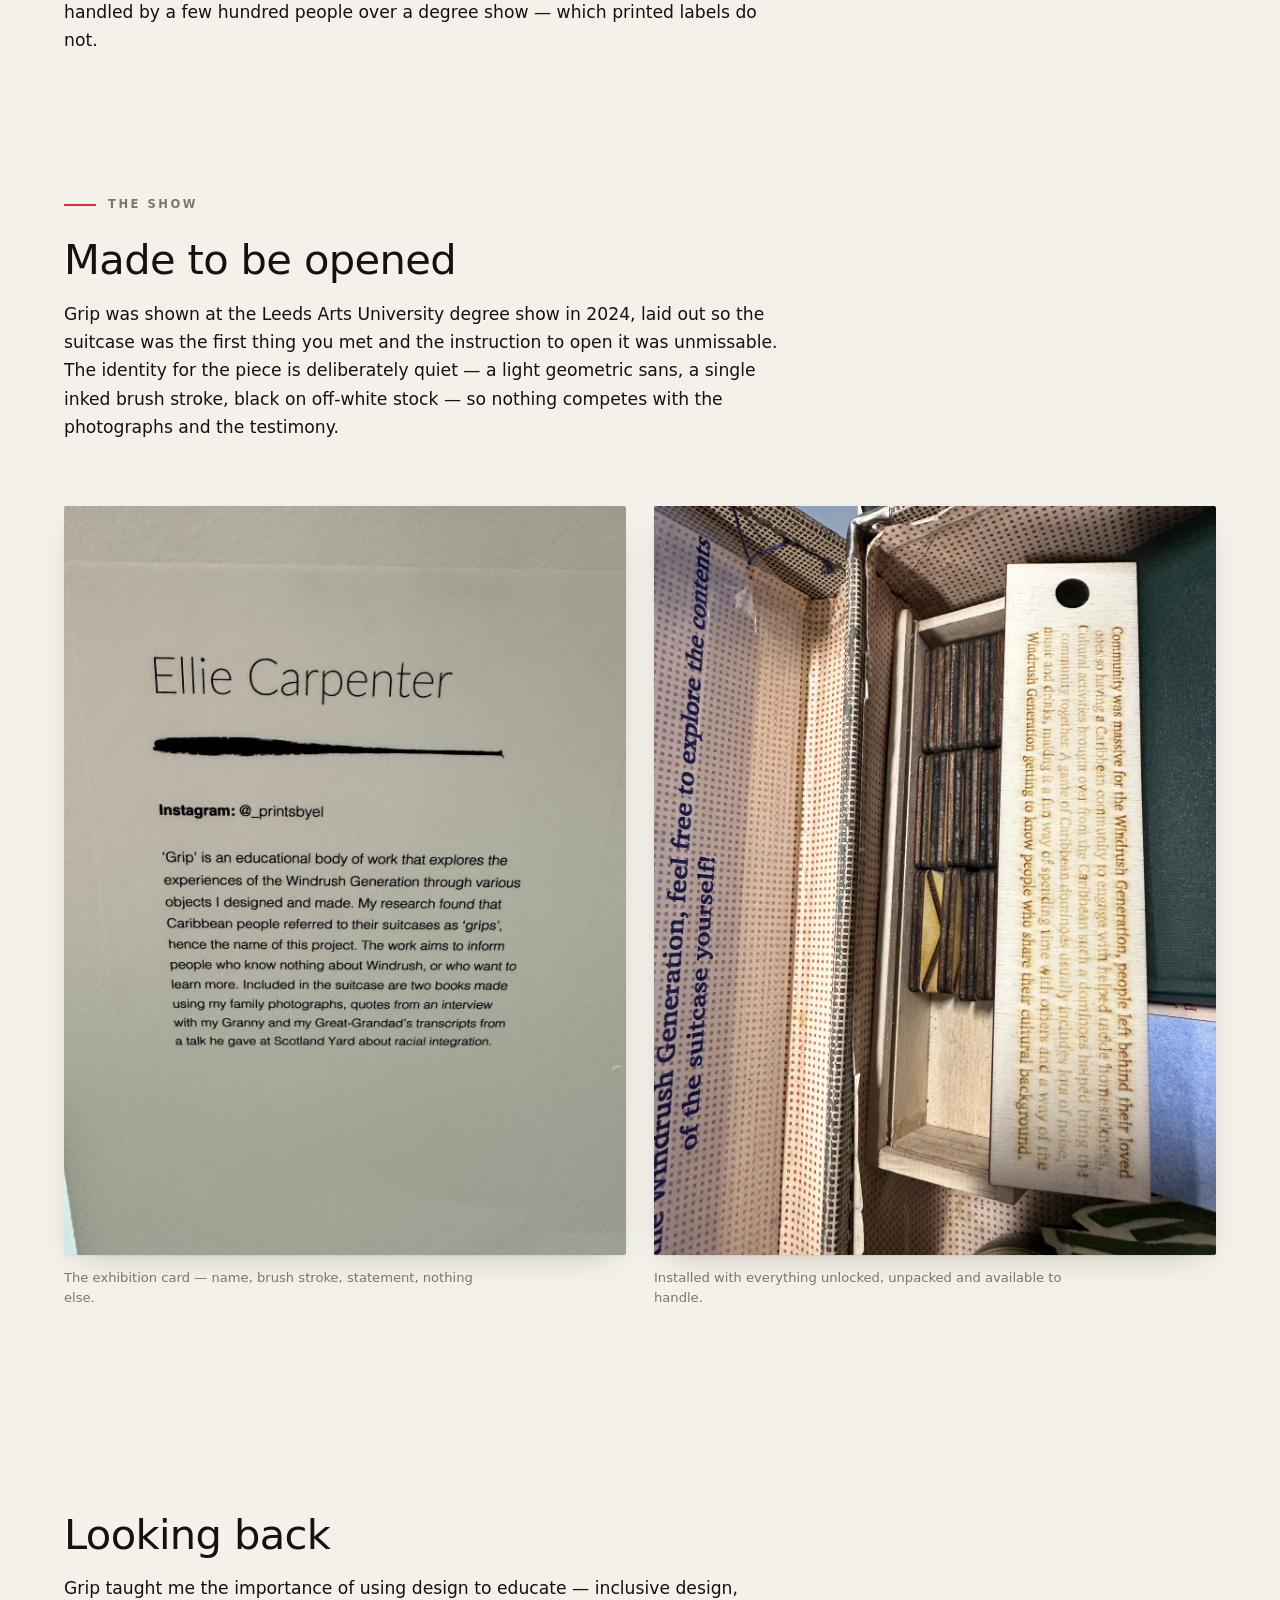
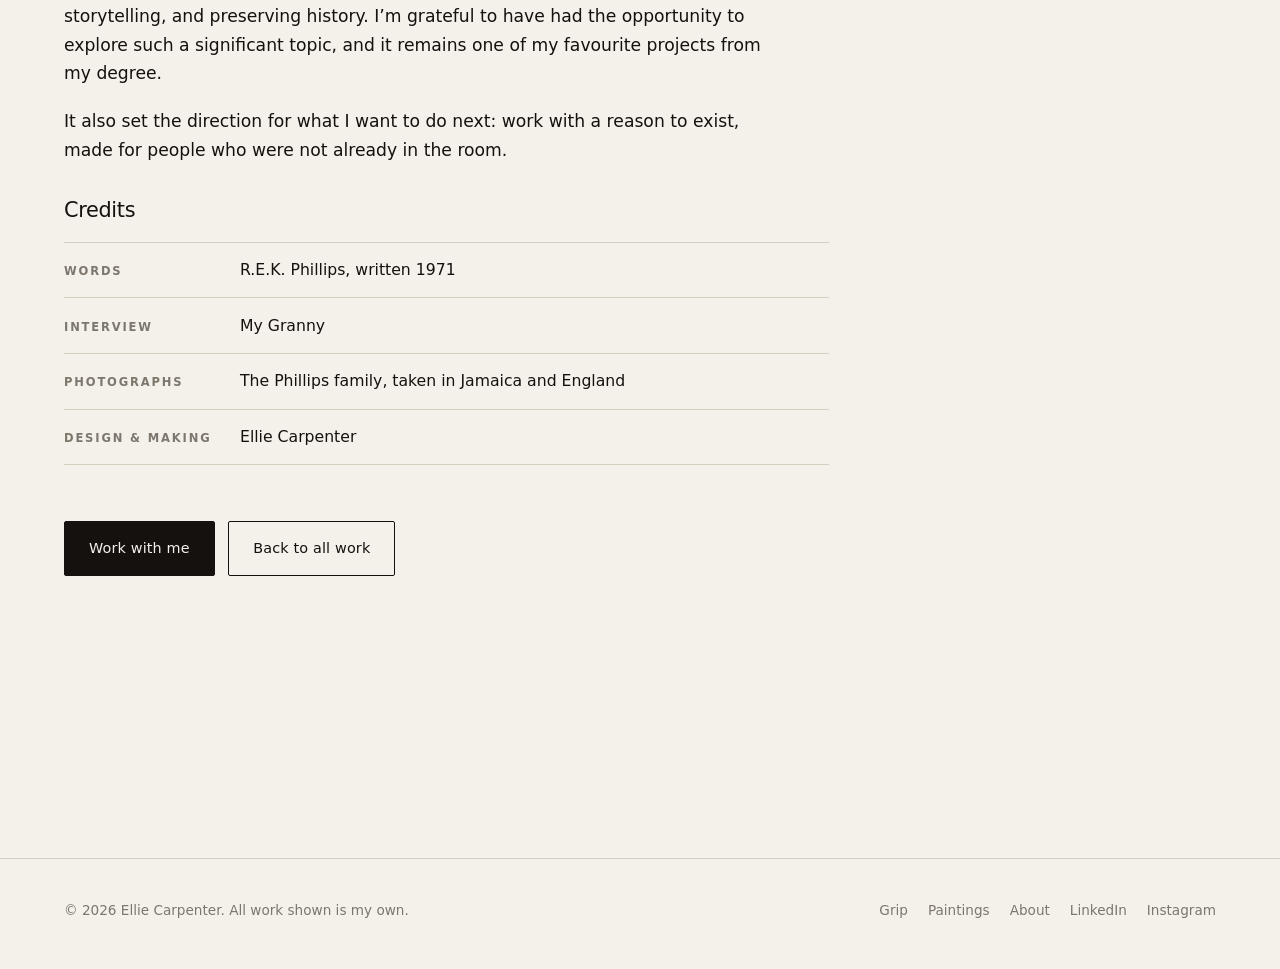
<file: projects/grip.html>
<!DOCTYPE html>
<html lang="en-GB">
<head>
<meta charset="utf-8">
<meta name="viewport" content="width=device-width, initial-scale=1">
<title>Grip — Ellie Carpenter</title>
<meta name="description" content="Grip: an interactive educational body of work on the Windrush Generation, held inside a vintage suitcase. Words by R.E.K. Phillips (1971), designed by Ellie Carpenter. Leeds Arts University, 2024.">
<meta name="author" content="Ellie Carpenter">

<meta property="og:type" content="article">
<meta property="og:title" content="Grip — Ellie Carpenter">
<meta property="og:description" content="An interactive educational body of work exploring the experiences of the Windrush Generation, held inside a vintage suitcase.">
<meta property="og:image" content="../assets/images/grip-suitcase-open.jpg">
<meta name="twitter:card" content="summary_large_image">

<link rel="icon" href="../assets/favicon.svg" type="image/svg+xml">
<link rel="stylesheet" href="../assets/css/style.css">
<!-- Marks the document as scripted, so the CSS only hides things it can
     later reveal. Without JS the page renders fully, just without motion. -->
<script>document.documentElement.className += " js";</script>
</head>
<body>

<a class="skip-link" href="#main">Skip to content</a>

<header class="site-header" id="siteHeader">
  <div class="shell site-header__inner">
    <a class="wordmark" href="../index.html">
      <span>Ellie Carpenter</span>
      <em>Graphic Designer</em>
    </a>

    <button class="nav-toggle" type="button" aria-expanded="false" aria-controls="primaryNav" aria-label="Menu">
      <span></span>
    </button>

    <nav class="nav" id="primaryNav" aria-label="Primary">
      <ul>
        <li><a href="../index.html#work" aria-current="page">Grip</a></li>
        <li><a href="../index.html#paintings">Paintings</a></li>
        <li><a href="../index.html#about">About</a></li>
        <li><a href="../index.html#contact">Contact</a></li>
      </ul>
    </nav>
  </div>
</header>

<main id="main">

  <!-- ============ Hero ============ -->
  <article>
  <section class="case-hero">
    <div class="shell">
      <a class="backlink" href="../index.html">
        <svg viewBox="0 0 16 16" fill="none" aria-hidden="true"><path d="M14 8H3M7 4 3 8l4 4" stroke="currentColor" stroke-width="1.8" stroke-linecap="round" stroke-linejoin="round"/></svg>
        Ellie Carpenter
      </a>

      <div class="hero__grid">
        <div>
          <h1>Grip</h1>
          <svg class="brush brush--red" viewBox="0 0 240 14" aria-hidden="true" focusable="false" style="margin-bottom:1.5rem">
            <path fill="currentColor" d="M1 8.4c22-3.1 44-4.9 66-5.7 39-1.4 78-.6 117 1.5 18 1 36 2.3 54 4.1-17 1.9-35 2.9-52 3.4-40 1.2-80 .3-120-1.9-22-1.2-43-2.8-65-5.1Z"/>
          </svg>
          <p class="lede">
            A suitcase you are allowed to open &mdash; and an education in the
            Windrush Generation waiting inside it.
          </p>
        </div>

        <figure class="frame frame--spread">
          <div class="frame__placeholder"><span>Grip &mdash; the suitcase</span><small>Photograph</small></div>
          <img src="../assets/images/grip-suitcase-open.jpg" alt="The open vintage suitcase from Grip, its lining printed with an invitation to explore the contents, holding books and a laser-engraved domino set.">
        </figure>
      </div>

      <dl class="case-meta">
        <div>
          <dt>Project</dt>
          <dd>Final major project</dd>
        </div>
        <div>
          <dt>Institution</dt>
          <dd>Leeds Arts University</dd>
        </div>
        <div>
          <dt>Year</dt>
          <dd>2024</dd>
        </div>
        <div>
          <dt>Disciplines</dt>
          <dd>Print, bookbinding, object design, exhibition</dd>
        </div>
      </dl>
    </div>
  </section>

  <!-- ============ Statement ============ -->
  <section class="section" style="padding-block:clamp(3rem,7vw,5rem)">
    <div class="shell prose">
      <div class="column">
      <p class="eyebrow">The statement</p>
      <p class="lede">
        &ldquo;Grip&rsquo; is an educational body of work that explores the experiences of the
        Windrush Generation through various objects I designed and made. My research found that
        Caribbean people referred to their suitcases as &lsquo;grips&rsquo;, hence the name of
        this project. The work aims to inform people who know nothing about Windrush, or who want
        to learn more. Included in the suitcase are two books made using my family photographs,
        quotes from an interview with my Granny and my Great-Grandad&rsquo;s transcripts from a
        talk he gave at Scotland Yard about racial integration.&rdquo;
      </p>
      <p style="font-size:.8rem;font-weight:600;letter-spacing:.16em;text-transform:uppercase;color:var(--ink-faint)">
        Ellie Carpenter &mdash; exhibition text
      </p>
      </div>
    </div>
  </section>

  <!-- ============ Context ============ -->
  <section class="section" style="padding-top:0" id="context">
    <div class="shell prose">
      <div class="column">
      <h2>The brief I set myself</h2>
      <p>
        The introduction printed inside the lid of the suitcase is where the project starts,
        and it is the first thing anyone reads:
      </p>

      <div class="pullquote" style="margin-block:1.75rem">
        <blockquote>
          <p style="font-size:1rem;line-height:1.7;max-width:62ch">
            &ldquo;HMT Empire Windrush was a ship that arrived at the Port of Tilbury on the 21st
            June 1948, carrying 1027 passengers on a voyage from Jamaica to London. The ship
            carried 492 Caribbean migrants, many of them veterans of the Second World War, who
            were invited by the British Government to rebuild the country after WW2&hellip;
            Known as the Windrush Generation, Caribbean people continued to immigrate to the UK
            between 1948 and 1971 and settled across the country, with the largest areas of
            Caribbean settlement being in Brixton, South London. The Windrush Generation has
            massively influenced British culture in terms of music, food, clothing and continues
            to to this day.&rdquo;
          </p>
        </blockquote>
        <cite>Printed inside the lid of the grip</cite>
      </div>

      <p>
        That history is not always taught, and a lot of people meet the word
        &lsquo;Windrush&rsquo; only through a scandal rather than through the lives behind it.
      </p>
      <p>
        I wanted to make something for two audiences at once: people who know nothing at all
        about Windrush, and people who already know some of it and want to go further. That
        ruled out anything that required prior knowledge to get started, and it ruled out
        anything that lectured.
      </p>

      <ul class="bullets">
        <li>Make the history approachable without flattening it.</li>
        <li>Put a real family at the centre, not a set of statistics.</li>
        <li>Design for touch &mdash; reading, handling, unpacking.</li>
        <li>Write every piece of interpretation so a newcomer is never left behind.</li>
      </ul>

      <h2>Why a grip</h2>
      <p>
        The research gave me the form. Caribbean people called their suitcases
        <em>grips</em> &mdash; and for people leaving home with what they could carry, a grip
        held everything. Using one as the container for the project meant the object was already
        doing the storytelling before anyone read a word: this is what was brought, and this is
        what was left behind.
      </p>
      <p>
        The suitcase is vintage, worn, and deliberately not precious. Its lining carries a
        printed invitation &mdash; <em>feel free to explore the contents yourself</em> &mdash;
        because the whole piece falls apart if people think they are meant to look and not touch.
      </p>
      </div>
    </div>
  </section>

  <!-- ============ Books ============ -->
  <section class="section" style="padding-top:0" id="books">
    <div class="shell prose">
      <div class="column">
        <p class="eyebrow">Inside the grip &mdash; 01</p>
        <h2>Two books, made from my own family</h2>
        <p>
          The books are the heart of it. Both are hand-bound in cloth and built from Phillips
          family photographs taken in Jamaica and England, set against testimony from my own
          family: an interview with my Granny, and the words of my great-grandfather,
          <strong>R.E.K. Phillips</strong>, written in 1971 &mdash; his transcripts from a talk
          he gave at Scotland Yard about racial integration.
        </p>
        <p>
          The credit page states it plainly: the book explores the Jamaican experience of the
          Windrush <em>&ldquo;using the words of R.E.K. Phillips written in 1971 and the
          illustrations of his great granddaughter E Carpenter&rdquo;</em>. His writing is the
          text; mine is the design around it. Fifty-two years separate the two halves.
        </p>
        <p>
          The photographs are printed as duotones &mdash; black and a screen-printed red &mdash;
          so archive images and family snapshots sit in the same visual register. The quotations
          face them in typewriter type, set unevenly on purpose: slightly knocked, slightly
          over-inked, the way a transcript feels rather than the way a caption looks.
        </p>
      </div>

      <div class="figures">
        <div class="figure-block">
          <figure>
            <div class="frame frame--spread frame--zoomable frame--ink">
              <div class="frame__placeholder"><span>The credit page</span><small>Book spread</small></div>
              <img src="../assets/images/grip-book-credit.jpg" alt="The book's credit spread, naming R.E.K. Phillips as the author of the 1971 words and E Carpenter as illustrator, facing a collaged newspaper page." loading="lazy" data-caption="The credit spread — R.E.K. Phillips, 1971, with illustrations by his great-granddaughter.">
            </div>
            <figcaption>
              The credit spread, facing a collage of 1970s press cuttings: &ldquo;Advertisements
              clearly indicated where coloured people were not wanted as tenants.&rdquo;
            </figcaption>
          </figure>
        </div>
      </div>

      <div class="figures figures--two">
        <div class="figure-block">
          <figure>
            <div class="frame frame--spread frame--zoomable">
              <div class="frame__placeholder"><span>&ldquo;Created a lot of history&rdquo;</span><small>Book spread</small></div>
              <img src="../assets/images/grip-book-jamaica.jpg" alt="Book spread: a red duotone print of a delegate seated behind a Jamaica nameplate, facing the typewritten words &quot;created a lot of history&quot;." loading="lazy" data-caption="Spread from the first book — an archive image printed as a duotone, facing testimony set in typewriter type.">
            </div>
            <figcaption>An archive image printed as a duotone, facing testimony set in typewriter type.</figcaption>
          </figure>
        </div>

        <div class="figure-block">
          <figure>
            <div class="frame frame--spread frame--zoomable frame--olive">
              <div class="frame__placeholder"><span>&ldquo;Turn their back on their roots&rdquo;</span><small>Book spread</small></div>
              <img src="../assets/images/grip-book-roots.jpg" alt="Book spread: the typewritten quotation &quot;I do not understand West Indians who turn their back on their roots&quot;, facing a red duotone print of three children." loading="lazy" data-caption="Spread from the second book — family photographs cut out and printed in the same red as the archive material.">
            </div>
            <figcaption>Family photographs cut out and printed in the same red as the archive material.</figcaption>
          </figure>
        </div>
      </div>

      <div class="column">
        <div class="pullquote" style="margin-block:clamp(2rem,5vw,3rem)">
          <blockquote>
            <p class="stamp">&ldquo;Created a lot of history&rdquo;</p>
          </blockquote>
          <cite>From my Great-Grandad&rsquo;s transcript</cite>
        </div>

        <h3>What the binding had to do</h3>
        <p>
          Both books are small enough to hold in one hand and sewn so they open flat. That
          mattered more than it sounds: in an exhibition, a book that snaps shut is a book
          nobody finishes. Cloth boards, exposed sewing, no dust jackets to get in the way.
        </p>
      </div>
    </div>
  </section>

  <!-- ============ Objects ============ -->
  <section class="section" style="padding-top:0" id="objects">
    <div class="shell prose">
      <div class="column">
        <p class="eyebrow">Inside the grip &mdash; 02</p>
        <h2>Objects that carry the research</h2>
        <p>
          Everything else in the suitcase is an object I designed and made, each one standing
          for a part of the culture that travelled with people: music, food, fashion, language
          and community. Each object comes with a laser-engraved wooden tag holding the piece
          of research it belongs to, so the writing is attached to the thing rather than
          exiled to a wall panel.
        </p>
      </div>

      <div class="figures">
        <div class="figure-block">
          <figure>
            <div class="frame frame--spread frame--zoomable frame--ink">
              <div class="frame__placeholder"><span>Laser-engraved domino set and tag</span><small>Photograph</small></div>
              <img src="../assets/images/grip-dominoes.jpg" alt="A laser-engraved wooden domino set in a fitted box inside the suitcase, with an engraved interpretation tag resting above it." loading="lazy" data-caption="The domino set and its engraved tag, in the suitcase.">
            </div>
            <figcaption>The domino set and its engraved tag, sitting in the suitcase alongside the books.</figcaption>
          </figure>
        </div>
      </div>

      <div class="figures figures--two">
        <div class="figure-block">
          <figure>
            <div class="frame frame--spread frame--zoomable frame--olive">
              <div class="frame__placeholder"><span>Keys &amp; Clapham South</span><small>Photograph</small></div>
              <img src="../assets/images/grip-keyring.jpg" alt="A laser-cut keyring: wooden keys, a Jamaica-shaped tag painted with the flag, and a round tag engraved with the history of the Clapham South deep shelter." loading="lazy" data-caption="The keyring — Jamaica, three keys, and the Clapham South shelter engraved on the tag.">
            </div>
            <figcaption>
              Three keys, Jamaica, and a tag carrying the story of the Clapham South deep
              shelter &mdash; temporary accommodation at six shillings a week.
            </figcaption>
          </figure>
        </div>

        <div class="figure-block">
          <figure>
            <div class="frame frame--spread frame--zoomable">
              <div class="frame__placeholder"><span>Red Stripe</span><small>Photograph</small></div>
              <img src="../assets/images/grip-red-stripe.jpg" alt="Two beer bottles with hand-drawn Red Stripe labels; the reverse label tells the history of shebeens and Notting Hill Carnival." loading="lazy" data-caption="Red Stripe — the back label carries the history of shebeens and Notting Hill Carnival.">
            </div>
            <figcaption>
              Hand-drawn labels front and back &mdash; the reverse tells how shebeens outgrew
              front rooms and became Notting Hill Carnival.
            </figcaption>
          </figure>
        </div>
      </div>

      <div class="column">
        <h3>Dominoes, and why they are here</h3>
        <p>
          The domino set is the object people reach for first, so it carries the passage about
          community &mdash; engraved on its tag:
        </p>

        <div class="pullquote" style="margin-block:1.75rem">
          <blockquote>
            <p style="font-family:var(--type);font-size:1rem;line-height:1.7;text-transform:none;max-width:60ch">
              &ldquo;Community was massive for the Windrush Generation, people left behind their
              loved ones so having a Caribbean community to engage with helped tackle
              homesickness. Cultural activities brought over from the Caribbean such as dominoes
              helped bring the community together. A game of Caribbean dominoes usually includes
              lots of noise, music and drinks, making it a fun way of spending time with others
              and a way of the Windrush Generation getting to know people who share their
              cultural background.&rdquo;
            </p>
          </blockquote>
          <cite>Engraved tag &mdash; the domino set</cite>
        </div>

        <p>
          Making the tags in wood rather than card was a decision about permanence and about
          tone. Engraved text is warm, slightly imperfect, and it survives being handled by a
          few hundred people over a degree show &mdash; which printed labels do not.
        </p>
      </div>
    </div>
  </section>

  <!-- ============ Exhibition ============ -->
  <section class="section" style="padding-top:0" id="exhibition">
    <div class="shell prose">
      <div class="column">
        <p class="eyebrow">The show</p>
        <h2>Made to be opened</h2>
        <p>
          Grip was shown at the Leeds Arts University degree show in 2024, laid out so the
          suitcase was the first thing you met and the instruction to open it was unmissable.
          The identity for the piece is deliberately quiet &mdash; a light geometric sans, a
          single inked brush stroke, black on off-white stock &mdash; so nothing competes with
          the photographs and the testimony.
        </p>
      </div>

      <div class="figures figures--two">
        <div class="figure-block">
          <figure>
            <div class="frame frame--tall frame--zoomable">
              <div class="frame__placeholder"><span>Exhibition card</span><small>Photograph</small></div>
              <img src="../assets/images/grip-exhibition-card.jpg" alt="The printed exhibition card for Grip: Ellie Carpenter's name, an inked brush stroke, and the project statement." loading="lazy" data-caption="The exhibition card — name, brush stroke, statement.">
            </div>
            <figcaption>The exhibition card &mdash; name, brush stroke, statement, nothing else.</figcaption>
          </figure>
        </div>

        <div class="figure-block">
          <figure>
            <div class="frame frame--tall frame--zoomable frame--olive">
              <div class="frame__placeholder"><span>Grip, installed</span><small>Photograph</small></div>
              <img src="../assets/images/grip-installation.jpg" alt="Grip installed at the degree show, the suitcase open with its contents laid out." loading="lazy" data-caption="Grip installed at the 2024 degree show.">
            </div>
            <figcaption>Installed with everything unlocked, unpacked and available to handle.</figcaption>
          </figure>
        </div>
      </div>
    </div>
  </section>

  <!-- ============ Reflection ============ -->
  <section class="section" style="padding-top:0" id="reflection">
    <div class="shell prose">
      <div class="column">
      <h2>Looking back</h2>
      <p>
        Grip taught me the importance of using design to educate &mdash; inclusive design,
        storytelling, and preserving history. I&rsquo;m grateful to have had the opportunity to
        explore such a significant topic, and it remains one of my favourite projects from
        my degree.
      </p>
      <p>
        It also set the direction for what I want to do next: work with a reason to exist,
        made for people who were not already in the room.
      </p>

      <h3>Credits</h3>
      <dl class="facts" style="margin-top:1.25rem">
        <div>
          <dt>Words</dt>
          <dd>R.E.K. Phillips, written 1971</dd>
        </div>
        <div>
          <dt>Interview</dt>
          <dd>My Granny</dd>
        </div>
        <div>
          <dt>Photographs</dt>
          <dd>The Phillips family, taken in Jamaica and England</dd>
        </div>
        <div>
          <dt>Design &amp; making</dt>
          <dd>Ellie Carpenter</dd>
        </div>
      </dl>

      <div style="margin-top:clamp(2.5rem,6vw,3.5rem);display:flex;flex-wrap:wrap;gap:.85rem">
        <a class="btn" href="../index.html#contact">Work with me</a>
        <a class="btn btn--ghost" href="../index.html#work">Back to all work</a>
      </div>
      </div>
    </div>
  </section>
  </article>

</main>

<footer class="site-footer">
  <div class="shell site-footer__inner">
    <p style="margin:0">&copy; <span id="year">2024</span> Ellie Carpenter. All work shown is my own.</p>
    <ul>
      <li><a href="../index.html#work">Grip</a></li>
      <li><a href="../index.html#paintings">Paintings</a></li>
      <li><a href="../index.html#about">About</a></li>
      <li><a href="https://www.linkedin.com/in/ellie-carpenter-a3a62b256/" target="_blank" rel="noopener">LinkedIn</a></li>
      <li><a href="https://www.instagram.com/_printsbyel/" target="_blank" rel="noopener">Instagram</a></li>
    </ul>
  </div>
</footer>

<script src="../assets/js/main.js" defer></script>
</body>
</html>
</file>
<file: assets/css/style.css>
/* =========================================================
   Ellie Carpenter — portfolio
   A paper-and-ink system, drawn from the printed work itself:
   off-white stock, black ink, a screen-printed red and a
   bookcloth olive, with typewriter type for quoted material.
   ========================================================= */

/* ---------- 1. Tokens ---------- */

:root {
  /* Surfaces */
  --paper:        #f4f1ea;
  --paper-warm:   #ece7dc;
  --paper-deep:   #e2dccd;
  --card:         #fffdf8;

  /* Ink */
  --ink:          #14110f;
  --ink-soft:     #45403a;
  --ink-faint:    #7d766c;
  --rule:         #d6cfc0;

  /* Accents pulled from the prints */
  --red:          #d8323f;
  --red-deep:     #a8202c;
  --olive:        #6b7150;
  --olive-deep:   #4d5239;

  /* Type */
  --display: "Futura", "Century Gothic", "Avenir Next", "Trebuchet MS", system-ui, sans-serif;
  --body: "Inter", system-ui, -apple-system, "Segoe UI", Roboto, Helvetica, Arial, sans-serif;
  --type: "Courier New", Courier, ui-monospace, monospace;

  /* Rhythm */
  --measure: 66ch;
  --gutter: clamp(1.25rem, 5vw, 4rem);
  --shell: 1180px;
  --section: clamp(4.5rem, 11vw, 9rem);

  --radius: 2px;
  --shadow: 0 1px 2px rgba(20, 17, 15, .06), 0 12px 34px -18px rgba(20, 17, 15, .3);
  --shadow-lift: 0 2px 4px rgba(20, 17, 15, .07), 0 30px 60px -28px rgba(20, 17, 15, .45);

  --ease: cubic-bezier(.2, .7, .3, 1);

  color-scheme: light;
}

/* ---------- 2. Reset & base ---------- */

*,
*::before,
*::after { box-sizing: border-box; }

html {
  -webkit-text-size-adjust: 100%;
  scroll-behavior: smooth;
  scroll-padding-top: 6rem;
}

body {
  margin: 0;
  background-color: var(--paper);
  /* A faint paper tooth, so flat colour never reads as screen-flat. */
  background-image:
    radial-gradient(circle at 18% 12%, rgba(216, 50, 63, .05), transparent 42%),
    radial-gradient(circle at 84% 78%, rgba(107, 113, 80, .07), transparent 46%);
  background-attachment: fixed;
  color: var(--ink);
  font-family: var(--body);
  font-size: clamp(1rem, .96rem + .2vw, 1.075rem);
  line-height: 1.65;
  font-synthesis-weight: none;
  -webkit-font-smoothing: antialiased;
  text-rendering: optimizeLegibility;
  overflow-x: hidden;
}

img,
svg { display: block; max-width: 100%; }

a { color: inherit; }

h1, h2, h3, h4 {
  font-family: var(--display);
  font-weight: 500;
  line-height: 1.05;
  letter-spacing: -.015em;
  margin: 0;
  text-wrap: balance;
}

p { margin: 0 0 1.15em; max-width: var(--measure); }
p:last-child { margin-bottom: 0; }

ul { margin: 0; padding: 0; list-style: none; }

::selection {
  background: var(--red);
  color: var(--paper);
}

:focus-visible {
  outline: 2px solid var(--red);
  outline-offset: 3px;
  border-radius: 1px;
}

/* ---------- 3. Layout helpers ---------- */

.shell {
  width: min(100% - (var(--gutter) * 2), var(--shell));
  margin-inline: auto;
}

.shell--narrow { --shell: 780px; }

.section { padding-block: var(--section); }

.skip-link {
  position: absolute;
  left: 1rem;
  top: -4rem;
  z-index: 200;
  padding: .7rem 1.1rem;
  background: var(--ink);
  color: var(--paper);
  font: 500 .85rem/1 var(--body);
  text-decoration: none;
  transition: top .2s var(--ease);
}
.skip-link:focus { top: 1rem; }

/* Small caps label used throughout as a sectional marker. */
.eyebrow {
  display: flex;
  align-items: center;
  gap: .75rem;
  margin: 0 0 1.5rem;
  font-family: var(--body);
  font-size: .72rem;
  font-weight: 600;
  letter-spacing: .22em;
  text-transform: uppercase;
  color: var(--ink-faint);
}
.eyebrow::before {
  content: "";
  width: 2rem;
  height: 2px;
  background: var(--red);
  flex: none;
}

.lede {
  font-size: clamp(1.15rem, 1.02rem + .6vw, 1.45rem);
  line-height: 1.5;
  color: var(--ink-soft);
}

/* ---------- 4. Brush rule ---------- */
/* Echoes the inked brush stroke on the exhibition card. */

.brush {
  width: clamp(120px, 20vw, 220px);
  height: 14px;
  color: var(--ink);
}
.brush--red { color: var(--red); }

/* ---------- 5. Header ---------- */

.site-header {
  position: sticky;
  top: 0;
  z-index: 100;
  background: color-mix(in srgb, var(--paper) 82%, transparent);
  backdrop-filter: saturate(150%) blur(12px);
  -webkit-backdrop-filter: saturate(150%) blur(12px);
  border-bottom: 1px solid transparent;
  transition: border-color .3s var(--ease), background-color .3s var(--ease);
}
.site-header.is-stuck {
  border-bottom-color: var(--rule);
  background: color-mix(in srgb, var(--paper) 94%, transparent);
}

.site-header__inner {
  display: flex;
  align-items: center;
  justify-content: space-between;
  gap: 1.5rem;
  min-height: 4.75rem;
}

.wordmark {
  display: inline-flex;
  align-items: baseline;
  gap: .55rem;
  font-family: var(--display);
  font-size: 1.2rem;
  letter-spacing: .01em;
  text-decoration: none;
  white-space: nowrap;
}
.wordmark span { color: var(--ink); }
.wordmark em {
  font-style: normal;
  font-family: var(--body);
  font-size: .66rem;
  font-weight: 600;
  letter-spacing: .2em;
  text-transform: uppercase;
  color: var(--ink-faint);
}

.nav ul {
  display: flex;
  align-items: center;
  gap: clamp(1.25rem, 3vw, 2.25rem);
}

.nav a {
  position: relative;
  font-size: .92rem;
  text-decoration: none;
  color: var(--ink-soft);
  padding-block: .35rem;
  transition: color .2s var(--ease);
}
.nav a::after {
  content: "";
  position: absolute;
  left: 0;
  right: 0;
  bottom: 0;
  height: 2px;
  background: var(--red);
  transform: scaleX(0);
  transform-origin: left;
  transition: transform .3s var(--ease);
}
.nav a:hover,
.nav a[aria-current="page"] { color: var(--ink); }
.nav a:hover::after,
.nav a[aria-current="page"]::after { transform: scaleX(1); }

.nav-toggle {
  display: none;
  width: 2.75rem;
  height: 2.75rem;
  padding: 0;
  border: 1px solid var(--rule);
  border-radius: var(--radius);
  background: transparent;
  color: var(--ink);
  cursor: pointer;
}
.nav-toggle span,
.nav-toggle span::before,
.nav-toggle span::after {
  display: block;
  width: 18px;
  height: 1.5px;
  background: currentColor;
  transition: transform .28s var(--ease), opacity .2s var(--ease);
}
.nav-toggle span { margin-inline: auto; position: relative; }
.nav-toggle span::before,
.nav-toggle span::after { content: ""; position: absolute; left: 0; }
.nav-toggle span::before { top: -6px; }
.nav-toggle span::after { top: 6px; }

.nav-toggle[aria-expanded="true"] span { background: transparent; }
.nav-toggle[aria-expanded="true"] span::before { transform: translateY(6px) rotate(45deg); }
.nav-toggle[aria-expanded="true"] span::after { transform: translateY(-6px) rotate(-45deg); }

/* Below this the descriptor would crowd out the menu button, so the
   wordmark stands on its own. */
@media (max-width: 420px) {
  .wordmark em { display: none; }
}

@media (max-width: 720px) {
  .nav-toggle { display: block; }
  .nav {
    position: absolute;
    inset: 100% 0 auto;
    background: var(--paper);
    border-bottom: 1px solid var(--rule);
    box-shadow: var(--shadow);
    display: grid;
    grid-template-rows: 0fr;
    transition: grid-template-rows .35s var(--ease);
  }
  .nav > ul {
    overflow: hidden;
    flex-direction: column;
    align-items: stretch;
    gap: 0;
    padding-inline: var(--gutter);
  }
  .nav[data-open="true"] { grid-template-rows: 1fr; }
  .nav li + li { border-top: 1px solid var(--rule); }
  .nav a { display: block; padding-block: 1rem; font-size: 1.05rem; }
  .nav a::after { display: none; }
}

/* ---------- 6. Hero ---------- */

.hero {
  position: relative;
  padding-block: clamp(3.5rem, 9vw, 7rem) clamp(3rem, 8vw, 6rem);
}

.hero__grid {
  display: grid;
  grid-template-columns: minmax(0, 1.15fr) minmax(0, .85fr);
  gap: clamp(2.5rem, 6vw, 5rem);
  align-items: center;
}

.hero h1 {
  font-size: clamp(2.6rem, 1.4rem + 5.4vw, 5.1rem);
  line-height: .98;
  margin-bottom: 1.5rem;
}
.hero h1 .accent {
  position: relative;
  color: var(--red);
  white-space: nowrap;
}

.hero__meta {
  display: flex;
  flex-wrap: wrap;
  gap: .5rem .75rem;
  margin-top: 2.25rem;
}

.tag {
  font-size: .72rem;
  font-weight: 600;
  letter-spacing: .14em;
  text-transform: uppercase;
  color: var(--ink-soft);
  border: 1px solid var(--rule);
  border-radius: 999px;
  padding: .45rem .85rem;
  background: color-mix(in srgb, var(--card) 60%, transparent);
}

.hero__actions {
  display: flex;
  flex-wrap: wrap;
  gap: .85rem;
  margin-top: 2.25rem;
}

/* Stacked paper: the exhibition card, the book, the print. */
.hero__stack {
  position: relative;
  aspect-ratio: 4 / 5;
  max-width: 460px;
  margin-inline: auto;
  width: 100%;
}
.hero__stack .frame {
  position: absolute;
  inset: 0;
  margin: 0;
}
.hero__stack .frame:nth-child(1) {
  transform: rotate(-9deg) translate(-13%, 4%) scale(.8);
  filter: saturate(.85);
  opacity: .92;
}
.hero__stack .frame:nth-child(2) {
  transform: rotate(7deg) translate(14%, -6%) scale(.78);
  opacity: .95;
  z-index: 1;
}
.hero__stack .frame:nth-child(3) {
  transform: rotate(-1.5deg) scale(.96);
  z-index: 2;
}

@media (max-width: 880px) {
  .hero__grid { grid-template-columns: 1fr; }
  .hero__stack { max-width: 340px; }
}

/* On narrow screens the fanned sheets have to tuck in, or the rotated
   one reaches past the edge of the viewport. */
@media (max-width: 620px) {
  .hero__stack { max-width: 280px; }
  .hero__stack .frame:nth-child(1) { transform: rotate(-7deg) translate(-8%, 3%) scale(.84); }
  .hero__stack .frame:nth-child(2) { transform: rotate(6deg) translate(8%, -4%) scale(.82); }
}

/* ---------- 7. Buttons ---------- */

.btn {
  --btn-bg: var(--ink);
  --btn-fg: var(--paper);
  display: inline-flex;
  align-items: center;
  gap: .6rem;
  padding: .9rem 1.5rem;
  border: 1px solid var(--btn-bg);
  border-radius: var(--radius);
  background: var(--btn-bg);
  color: var(--btn-fg);
  font-size: .9rem;
  font-weight: 500;
  letter-spacing: .01em;
  text-decoration: none;
  cursor: pointer;
  transition: transform .2s var(--ease), box-shadow .25s var(--ease), background-color .25s var(--ease), color .25s var(--ease);
}
.btn:hover {
  transform: translateY(-2px);
  box-shadow: var(--shadow);
}
.btn:active { transform: translateY(0); }

.btn--ghost {
  --btn-bg: transparent;
  --btn-fg: var(--ink);
  border-color: var(--ink);
}
.btn--ghost:hover {
  background: var(--ink);
  color: var(--paper);
}

.btn svg { width: 1em; height: 1em; flex: none; }

/* Text link with a sliding underline. */
.link {
  display: inline-flex;
  align-items: center;
  gap: .45rem;
  font-weight: 500;
  text-decoration: none;
  color: var(--ink);
  background-image: linear-gradient(var(--red), var(--red));
  background-size: 0% 2px;
  background-repeat: no-repeat;
  background-position: 0 100%;
  transition: background-size .3s var(--ease), color .2s var(--ease);
  padding-bottom: 2px;
}
.link:hover {
  background-size: 100% 2px;
  color: var(--red-deep);
}
.link svg { width: .85em; height: .85em; transition: transform .25s var(--ease); }
.link:hover svg { transform: translateX(3px); }

/* ---------- 8. Image frames + placeholders ---------- */
/* Images fade in on load. If a photograph has not been added yet,
   the frame keeps a printed-looking placeholder in its place —
   so the layout is never broken by a missing file.

   The hiding rules are scoped to .js: only a scripted page can add
   .is-loaded, so without JS the photographs must simply show. */

.frame {
  position: relative;
  margin: 0;
  overflow: hidden;
  border-radius: var(--radius);
  background: var(--paper-warm);
  box-shadow: var(--shadow);
  isolation: isolate;
}

.frame img {
  width: 100%;
  height: 100%;
  object-fit: cover;
}
.js .frame img {
  opacity: 0;
  transform: scale(1.02);
  transition: opacity .6s var(--ease), transform .8s var(--ease);
}
.js .frame.is-loaded img { opacity: 1; transform: none; }

/* Unscripted: the placeholder sits behind the photograph instead of
   being faded out, so a real image simply covers it. */
.frame img { position: relative; z-index: 1; }

.frame__placeholder {
  position: absolute;
  inset: 0;
  display: grid;
  align-content: center;
  justify-items: center;
  gap: .6rem;
  padding: 1.5rem;
  text-align: center;
  background:
    repeating-linear-gradient(135deg,
      rgba(20, 17, 15, .028) 0 10px,
      transparent 10px 20px),
    linear-gradient(160deg, var(--paper-warm), var(--paper-deep));
  transition: opacity .5s var(--ease);
}
.js .frame.is-loaded .frame__placeholder { opacity: 0; pointer-events: none; }

.frame__placeholder::before {
  content: "";
  width: clamp(46px, 22%, 84px);
  height: 6px;
  background: var(--red);
  opacity: .8;
}

.frame__placeholder span {
  font-family: var(--type);
  font-size: .78rem;
  line-height: 1.45;
  letter-spacing: .04em;
  text-transform: uppercase;
  color: var(--ink-soft);
  max-width: 26ch;
}
.frame__placeholder small {
  font-family: var(--body);
  font-size: .66rem;
  letter-spacing: .18em;
  text-transform: uppercase;
  color: var(--ink-faint);
}

/* Placeholder colourways, so a grid of them reads as a considered
   set rather than a row of identical boxes. Add --olive or --ink
   to any .frame to change its holding colour. */
.frame--olive .frame__placeholder {
  background:
    repeating-linear-gradient(135deg, rgba(20, 17, 15, .03) 0 10px, transparent 10px 20px),
    linear-gradient(160deg, #e7e4d4, #dbd8c2);
}
.frame--olive .frame__placeholder::before { background: var(--olive); }

.frame--ink .frame__placeholder {
  background:
    repeating-linear-gradient(135deg, rgba(20, 17, 15, .04) 0 10px, transparent 10px 20px),
    linear-gradient(160deg, #e6e2d8, #d5cfc1);
}
.frame--ink .frame__placeholder::before { background: var(--ink); }

/* Crop from the top, so a tall document keeps its heading when it has to
   sit in a wider box alongside landscape photographs. */
.frame--top img { object-position: top; }

.frame--tall { aspect-ratio: 3 / 4; }
.frame--wide { aspect-ratio: 16 / 10; }
.frame--square { aspect-ratio: 1; }
.frame--spread { aspect-ratio: 4 / 3; }

/* ---------- 9. Featured project ---------- */

.featured {
  display: grid;
  grid-template-columns: minmax(0, 1fr) minmax(0, 1fr);
  gap: clamp(2rem, 5vw, 4rem);
  align-items: center;
  padding: clamp(1.75rem, 4vw, 3rem);
  background: var(--card);
  border: 1px solid var(--rule);
  border-radius: var(--radius);
  box-shadow: var(--shadow);
  position: relative;
  overflow: hidden;
}
.featured::before {
  content: "";
  position: absolute;
  inset: 0 auto 0 0;
  width: 5px;
  background: linear-gradient(var(--red), var(--olive));
}

.featured h3 {
  font-size: clamp(2rem, 1.3rem + 2.6vw, 3.1rem);
  margin-bottom: .35rem;
}

.featured__meta {
  font-family: var(--type);
  font-size: .8rem;
  letter-spacing: .06em;
  text-transform: uppercase;
  color: var(--ink-faint);
  margin-bottom: 1.35rem;
}

@media (max-width: 880px) {
  .featured { grid-template-columns: 1fr; }
}

/* ---------- 10. Work grid ---------- */

.grid {
  display: grid;
  grid-template-columns: repeat(auto-fit, minmax(min(100%, 280px), 1fr));
  gap: clamp(1.5rem, 3vw, 2.25rem);
}

.card {
  display: flex;
  flex-direction: column;
  gap: 1.15rem;
  text-decoration: none;
  color: inherit;
  transition: transform .35s var(--ease);
}
.card:hover { transform: translateY(-6px); }
.card:hover .frame { box-shadow: var(--shadow-lift); }
.card .frame { transition: box-shadow .35s var(--ease); }
.card .frame img { transition: opacity .6s var(--ease), transform .7s var(--ease); }
.card:hover .frame.is-loaded img { transform: scale(1.04); }

.card h3 {
  font-size: 1.35rem;
  margin-bottom: .3rem;
}
.card p {
  font-size: .95rem;
  color: var(--ink-soft);
  margin: 0;
}
.card__kicker {
  font-family: var(--type);
  font-size: .72rem;
  letter-spacing: .12em;
  text-transform: uppercase;
  color: var(--red-deep);
  margin-bottom: .5rem;
  display: block;
}

/* ---------- 10b. Gallery ---------- */
/* Paintings hang rather than link: each frame opens in the lightbox
   instead of navigating, so these are figures, not cards. */

.gallery {
  display: grid;
  gap: clamp(1.75rem, 3.5vw, 3rem);
}
.gallery--major { grid-template-columns: repeat(auto-fit, minmax(min(100%, 400px), 1fr)); }
.gallery--studies { grid-template-columns: repeat(auto-fit, minmax(min(100%, 230px), 1fr)); }

.gallery figure { margin: 0; }
.gallery .frame { transition: box-shadow .35s var(--ease), transform .35s var(--ease); }
.gallery figure:hover .frame {
  box-shadow: var(--shadow-lift);
  transform: translateY(-4px);
}

.gallery h3 {
  font-size: 1.2rem;
  margin: 1.15rem 0 .25rem;
}
.gallery .meta {
  font-family: var(--type);
  font-size: .74rem;
  letter-spacing: .08em;
  text-transform: uppercase;
  color: var(--ink-faint);
  margin: 0;
}
.gallery figcaption { margin-top: .6rem; }

/* ---------- 11. Quotes ---------- */
/* Set in typewriter type, as the books were. */

.stamp {
  font-family: var(--type);
  font-size: clamp(1.15rem, .95rem + 1.1vw, 1.9rem);
  line-height: 1.4;
  letter-spacing: .01em;
  text-transform: uppercase;
  color: var(--ink);
  max-width: 24ch;
  margin: 0;
}

.pullquote {
  display: grid;
  gap: 1.5rem;
  /* Sized to the quotation rather than to the page, so a few short
     lines are not stranded in a full-width card. */
  max-width: 62ch;
  padding: clamp(1.75rem, 4vw, 3rem);
  background: var(--card);
  border: 1px solid var(--rule);
  border-left: 4px solid var(--red);
  border-radius: var(--radius);
}
.pullquote blockquote { margin: 0; }
.pullquote cite {
  font-style: normal;
  font-size: .8rem;
  font-weight: 600;
  letter-spacing: .16em;
  text-transform: uppercase;
  color: var(--ink-faint);
}

/* ---------- 12. About ---------- */

.about {
  display: grid;
  grid-template-columns: minmax(0, .8fr) minmax(0, 1.2fr);
  gap: clamp(2rem, 5vw, 4.5rem);
  align-items: start;
}
@media (max-width: 880px) {
  .about { grid-template-columns: 1fr; }
  .about .frame--tall { max-width: 340px; }
}

.facts {
  display: grid;
  gap: 0;
  margin-top: 2.5rem;
  border-top: 1px solid var(--rule);
}
.facts div {
  display: grid;
  grid-template-columns: minmax(7rem, 10rem) 1fr;
  gap: 1rem;
  padding-block: .9rem;
  border-bottom: 1px solid var(--rule);
  align-items: baseline;
}
.facts dt {
  font-size: .72rem;
  font-weight: 600;
  letter-spacing: .16em;
  text-transform: uppercase;
  color: var(--ink-faint);
}
.facts dd { margin: 0; font-size: .98rem; }
@media (max-width: 520px) {
  .facts div { grid-template-columns: 1fr; gap: .2rem; }
}

/* ---------- 13. Contact ---------- */

.contact {
  position: relative;
  background: var(--ink);
  color: var(--paper);
  border-radius: var(--radius);
  padding: clamp(2.5rem, 6vw, 4.5rem);
  overflow: hidden;
}
.contact::after {
  content: "";
  position: absolute;
  right: -10%;
  bottom: -40%;
  width: 60%;
  aspect-ratio: 1;
  border-radius: 50%;
  background: radial-gradient(circle, rgba(216, 50, 63, .38), transparent 62%);
  pointer-events: none;
}
.contact h2 {
  font-size: clamp(2rem, 1.3rem + 3vw, 3.4rem);
  margin-bottom: 1rem;
}
.contact p { color: color-mix(in srgb, var(--paper) 78%, transparent); }
.contact .eyebrow { color: color-mix(in srgb, var(--paper) 65%, transparent); }

.contact__links {
  display: flex;
  flex-wrap: wrap;
  gap: 1rem;
  margin-top: 2.25rem;
  position: relative;
  z-index: 1;
}
.contact__links .btn {
  --btn-bg: var(--paper);
  --btn-fg: var(--ink);
}
.contact__links .btn--ghost {
  --btn-bg: transparent;
  --btn-fg: var(--paper);
  border-color: color-mix(in srgb, var(--paper) 45%, transparent);
}
.contact__links .btn--ghost:hover {
  background: var(--paper);
  color: var(--ink);
}

/* ---------- 14. Footer ---------- */

.site-footer {
  border-top: 1px solid var(--rule);
  padding-block: 2.5rem 3rem;
  margin-top: var(--section);
}
.site-footer__inner {
  display: flex;
  flex-wrap: wrap;
  gap: 1rem 2rem;
  align-items: center;
  justify-content: space-between;
  font-size: .85rem;
  color: var(--ink-faint);
}
.site-footer a { text-decoration: none; }
.site-footer a:hover { color: var(--ink); }
.site-footer ul { display: flex; flex-wrap: wrap; gap: 1.25rem; }

/* ---------- 15. Case study ---------- */

.case-hero {
  padding-block: clamp(3rem, 7vw, 5.5rem) clamp(2rem, 5vw, 3.5rem);
}
.case-hero h1 {
  font-size: clamp(3rem, 1.6rem + 7vw, 6.5rem);
  line-height: .92;
  margin-bottom: 1.25rem;
}
.case-hero .lede { max-width: 34ch; }

.backlink {
  display: inline-flex;
  align-items: center;
  gap: .5rem;
  font-size: .82rem;
  font-weight: 600;
  letter-spacing: .14em;
  text-transform: uppercase;
  color: var(--ink-faint);
  text-decoration: none;
  margin-bottom: 2rem;
  transition: color .2s var(--ease), gap .2s var(--ease);
}
.backlink:hover { color: var(--ink); gap: .8rem; }
.backlink svg { width: .9em; height: .9em; }

.case-meta {
  display: grid;
  grid-template-columns: repeat(auto-fit, minmax(150px, 1fr));
  gap: 1.5rem 2rem;
  padding-block: 2rem;
  border-block: 1px solid var(--rule);
  margin-top: clamp(2rem, 5vw, 3.5rem);
}
.case-meta dt {
  font-size: .7rem;
  font-weight: 600;
  letter-spacing: .18em;
  text-transform: uppercase;
  color: var(--ink-faint);
  margin-bottom: .4rem;
}
.case-meta dd { margin: 0; font-size: .98rem; }

/* A reading column inside the standard shell. Narrow blocks stay flush
   with the wide ones, so the left edge never wanders down the page. */
.column { max-width: 70ch; }

.prose h2 {
  font-size: clamp(1.75rem, 1.2rem + 2vw, 2.6rem);
  margin-bottom: 1.1rem;
  max-width: 22ch;
}
.prose h3 {
  font-size: 1.3rem;
  margin: 2.25rem 0 .75rem;
}
.prose > * + h2 { margin-top: clamp(3rem, 7vw, 4.5rem); }

.prose ul.bullets {
  display: grid;
  gap: .75rem;
  margin: 0 0 1.5rem;
  max-width: var(--measure);
}
.prose ul.bullets li {
  position: relative;
  padding-left: 1.6rem;
  color: var(--ink-soft);
}
.prose ul.bullets li::before {
  content: "";
  position: absolute;
  left: 0;
  top: .62em;
  width: .6rem;
  height: 2px;
  background: var(--red);
}

/* Two-up and full-bleed figure arrangements between passages. */
.figures {
  display: grid;
  gap: clamp(1rem, 2.5vw, 1.75rem);
  margin-block: clamp(2.5rem, 6vw, 4rem);
}
.figures--two { grid-template-columns: repeat(auto-fit, minmax(min(100%, 260px), 1fr)); }

figcaption {
  margin-top: .85rem;
  font-size: .82rem;
  line-height: 1.5;
  color: var(--ink-faint);
  max-width: 52ch;
}

.figure-block figure { margin: 0; }

/* ---------- 16. Lightbox ---------- */

.lightbox {
  position: fixed;
  inset: 0;
  z-index: 200;
  display: grid;
  place-items: center;
  padding: clamp(1rem, 4vw, 3rem);
  /* Near-opaque: at .92 the page behind still ghosted through the ink. */
  background: rgba(20, 17, 15, .97);
  opacity: 0;
  visibility: hidden;
  /* Visibility flips instantly on open (so the close button can take focus
     straight away) and only on close is it held back until the fade ends. */
  transition: opacity .3s var(--ease), visibility 0s linear .3s;
}
.lightbox[data-open="true"] {
  opacity: 1;
  visibility: visible;
  transition: opacity .3s var(--ease), visibility 0s linear 0s;
}
.lightbox img {
  max-width: min(100%, 1100px);
  max-height: 82vh;
  width: auto;
  object-fit: contain;
  box-shadow: 0 40px 80px -30px rgba(0, 0, 0, .8);
}
.lightbox__caption {
  margin-top: 1.25rem;
  color: color-mix(in srgb, var(--paper) 80%, transparent);
  font-size: .85rem;
  text-align: center;
  max-width: 60ch;
}
.lightbox__close {
  position: absolute;
  top: 1rem;
  right: 1rem;
  width: 3rem;
  height: 3rem;
  display: grid;
  place-items: center;
  border: 1px solid rgba(244, 241, 234, .35);
  border-radius: 50%;
  background: transparent;
  color: var(--paper);
  font-size: 1.4rem;
  line-height: 1;
  cursor: pointer;
  transition: background-color .2s var(--ease);
}
.lightbox__close:hover { background: rgba(244, 241, 234, .16); }

.frame--zoomable { cursor: zoom-in; }

/* ---------- 17. Motion ---------- */

.js .reveal {
  opacity: 0;
  transform: translateY(22px);
  transition: opacity .7s var(--ease), transform .7s var(--ease);
}
.js .reveal.is-visible { opacity: 1; transform: none; }

@media (prefers-reduced-motion: reduce) {
  html { scroll-behavior: auto; }
  *,
  *::before,
  *::after {
    animation-duration: .01ms !important;
    animation-iteration-count: 1 !important;
    transition-duration: .01ms !important;
    scroll-behavior: auto !important;
  }
  .js .reveal { opacity: 1; transform: none; }
  .js .frame img { opacity: 1; transform: none; }
}

/* ---------- 18. Print ---------- */

@media print {
  .site-header,
  .nav-toggle,
  .lightbox,
  .contact::after { display: none !important; }
  body { background: #fff; }
  .js .reveal { opacity: 1; transform: none; }
  .js .frame img { opacity: 1; transform: none; }
  a { text-decoration: underline; }
}
</file>
